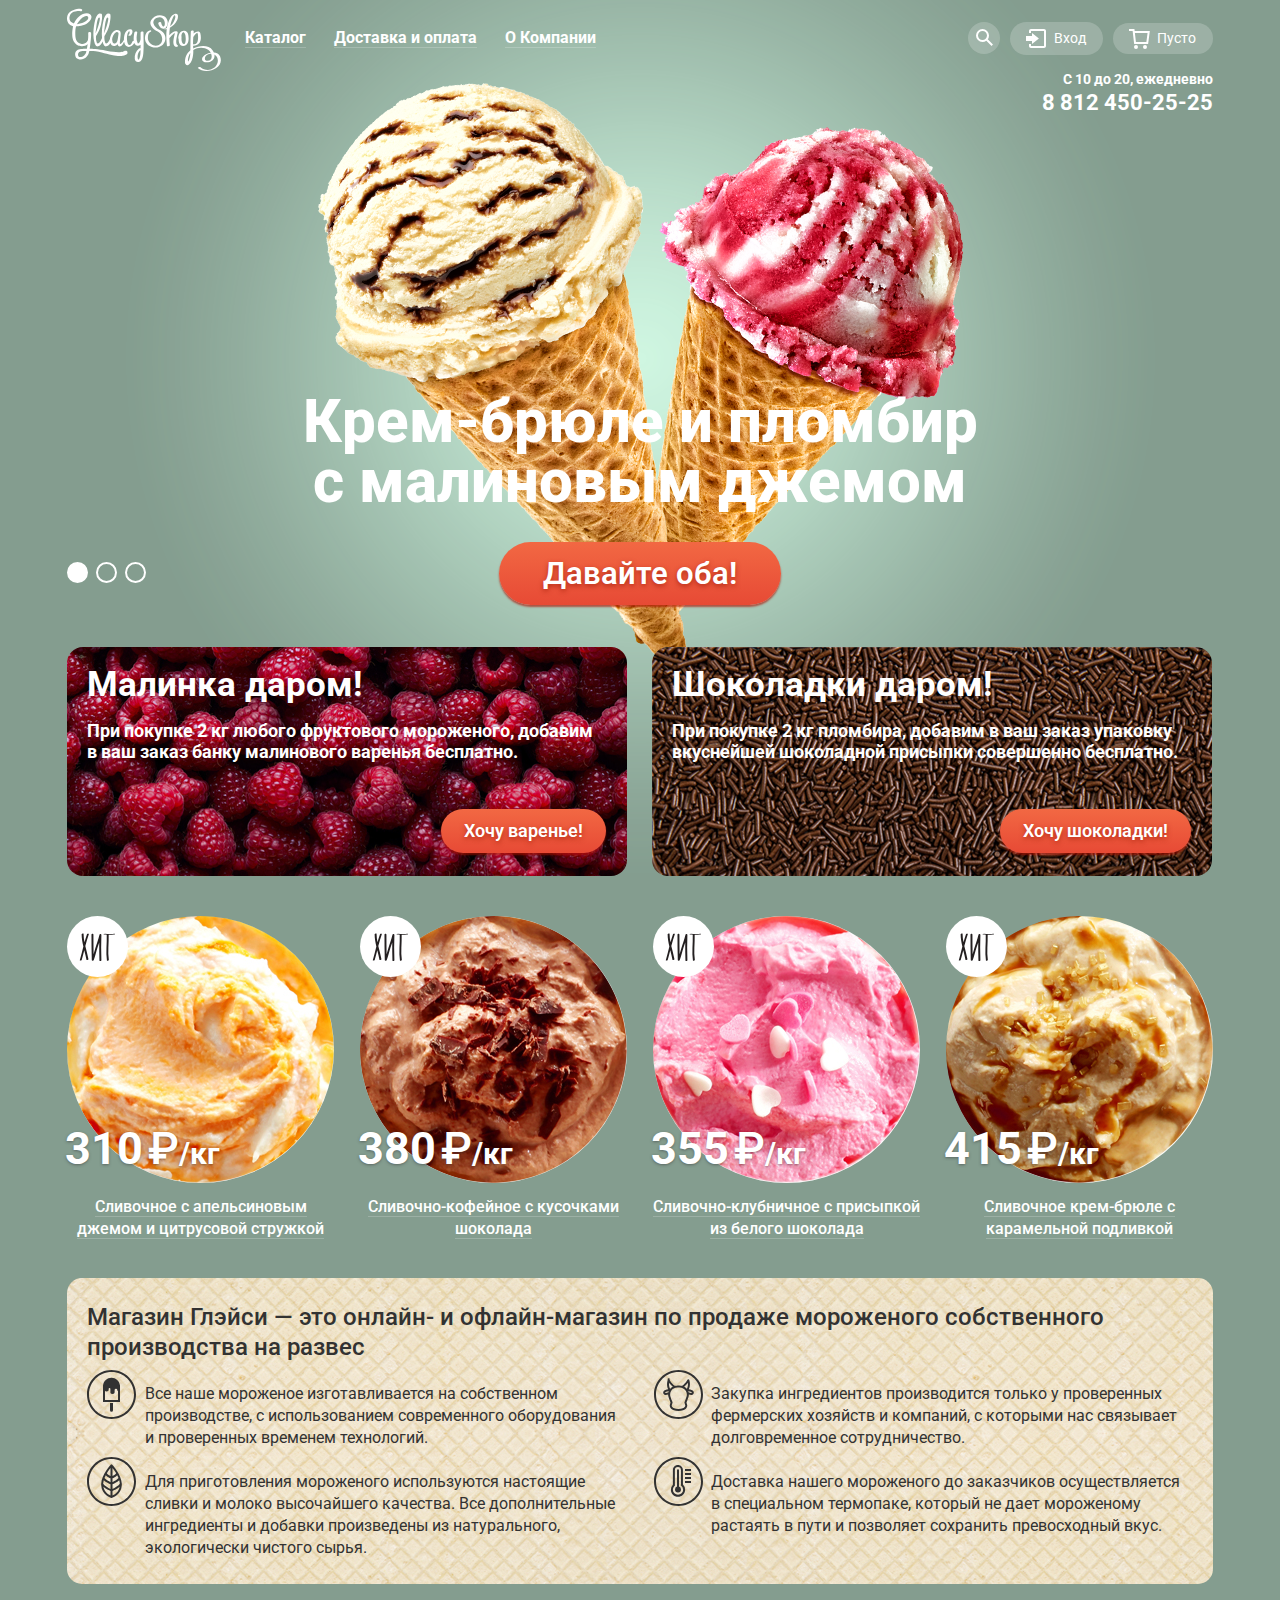
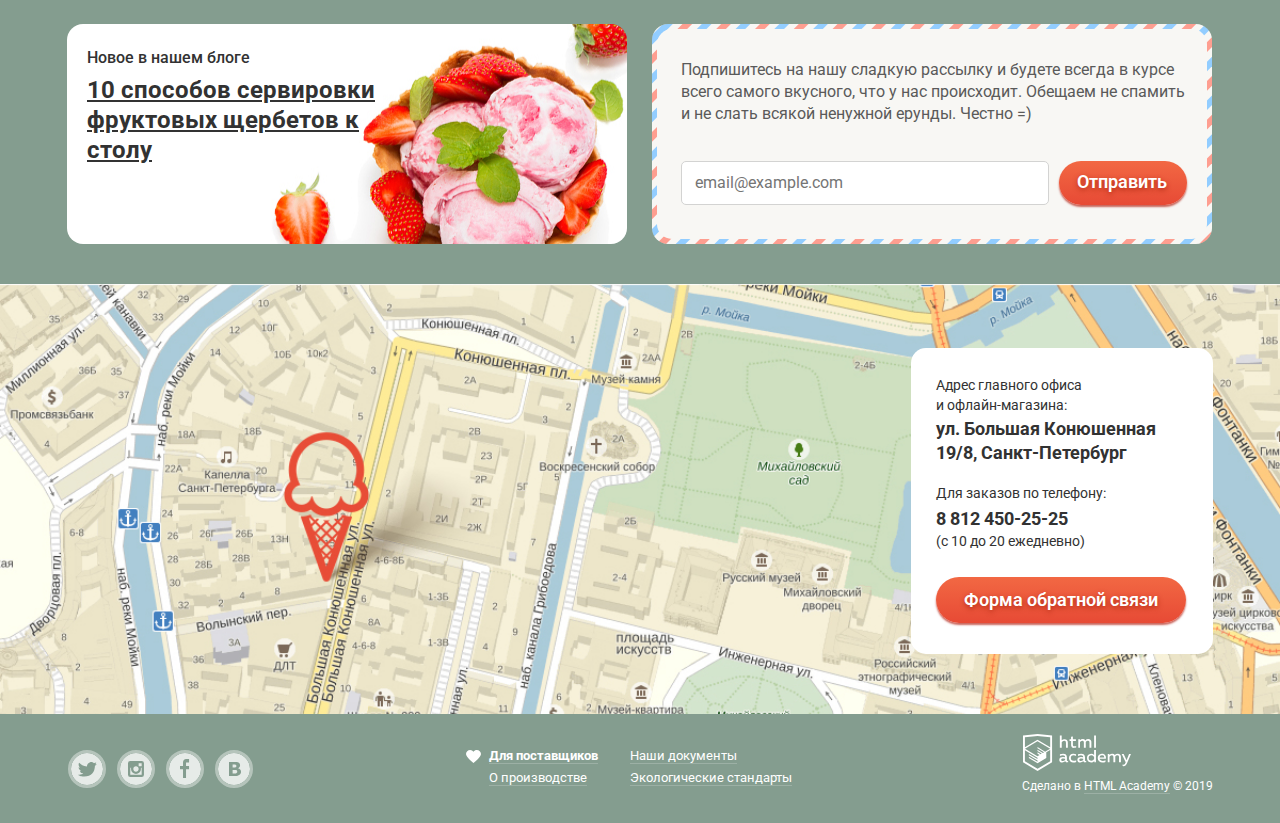
<file: index.html>
<!DOCTYPE html>
<html lang="ru">

<head>
    <meta charset="utf-8">
    <title>Магазин мороженого «Глейси»</title>
    <link href="https://fonts.googleapis.com/css?family=Roboto:400,500,700&display=swap&subset=cyrillic-ext" rel="stylesheet">
    <link href="css/normalize-min.css" rel="stylesheet">
    <link href="css/style-min.css" rel="stylesheet">
</head>

<body>
    <input class="visually-hidden" type="radio" id="product-1" name="toggle" checked>
    <input class="visually-hidden" type="radio" id="product-2" name="toggle">
    <input class="visually-hidden" type="radio" id="product-3" name="toggle">

    <div class="site-wrapper">
        <div class="container">
            <header class="main-header">
                <nav class="main-navigation">
                    <div class="logo" aria-label="логотип Gllacy Shop">
                        <svg xmlns="http://www.w3.org/2000/svg" width="154" height="64" viewBox="0 0 154 64">
                            <g fill="#FFF">
                                <path d="M59.292 42.755c-.833-.25-2.153.373-2.153.373s-3.027 2.513-17.84-.378c-10.908-2.129-16.583-1.917-16.583-1.917s1.833-12.5 1.333-16c0 0 0-.917-1.083-.917s-1.75.417-1.75 1 .167 4.417-.25 7.083c0 0-1.417 4.251-6.167 3.917s-5.75-3.75-6.167-6.083-.666-8.833.584-11.5c0 0 7.167.25 11.667-3.583s4.25-7.167 2.083-8.583S15.883 5 12.049 8.5s-5.083 7-5.083 7-5.625-1.208-4.333-7.083C3.982 2.277 12.393 3 12.393 3c1.75.333 1.823.5 2.406-.083s1-2.083-1.75-2.167S2.049 2.021.466 7.5c-1.685 5.828 1.435 9.997 5.622 10.643 0 0-2.288 10.107.545 15.107s6.94 4.917 8.595 4.917 4.572-.916 5.405-2.25c0 0-.393 3.581-.724 4.88 0 0-6.935-.095-9.109 1.036-3.688 1.917-2.917 6.48-1.5 8.104 1.204 1.38 4.812 2.125 7.417.896 2.705-1.277 4.865-3.739 5.549-7.697 0 0 6.368-.469 12.534 1.364s14.756 3.556 17.34 3.556 8.046-.738 8.327-2.889c.186-1.438-.342-2.162-1.175-2.412zM15.862 9.328s3.281-2.5 4.844-.938c0 0 1.25 1.281.094 2.812-.656.869-2.396 3.589-10.656 4.938-.001.001 2.593-4.562 5.718-6.812zm.265 38.906s-4.531 2.469-5.047-.875c-.333-2.158.89-3.18 1.687-3.57s1.875-.879 6.579-.711c0 0 0 3.328-3.219 5.156z" />
                                <path d="M73.576 24.477l-.002 6.77c-.007.038-.019.075-.021.115-.035.931-.418 1.734-.861 2.537a5.56 5.56 0 0 1-1.18 1.463c-.533.469-.877-.564-1.078-.985-1.391-2.915-.726-6.812-.187-9.862.257-1.454-2.706-1.077-2.936.222-.334 1.888-.869 5.118-.547 7.906-.587.101-1.167.366-1.341.737-.511 1.088-2.009 4.704-3.833 3.258-1.319-1.046-1.461-3.743-1.6-5.268-.191-2.111.154-4.267.816-6.266-.058.173 1.14-2.823 1.67-1.703.326.69.032 2.641-.608 3.122-1.571 1.182.875 1.67 1.824.956 1.802-1.356 3.05-5.708-.074-6.232-3.464-.581-5.438 2.923-6.163 5.697-.335 1.279-.563 3.074-.504 4.886-.481.832-2.097 3.533-3.047 4.026-1.125.584-1.104-.229-1.062-.75s.542-5.146.813-8.271c.175-2.014-.062-2.771-.5-3.646s-3.994-2.825-7.146.833c-2.183 2.534-2.912 4.927-3.08 7.054-.213.425-.443.873-.71 1.362-1.5 2.75-3.384 3.909-4.062 2-.594-1.672-.906-3.703-.75-6.188.005-.088 3.5-5 5.062-11.75s1.25-10.062.438-10.625-4.25-1.938-6.312 6.25c-1.523 6.047-2.137 12.5-1.565 17.879a41.603 41.603 0 0 1-1.229 2.434c-1.5 2.75-3.384 3.909-4.062 2-.594-1.672-.906-3.703-.75-6.188.005-.088 3.5-5 5.062-11.75s1.25-10.062.438-10.625-4.25-1.938-6.312 6.25-2.465 17.126-.5 23.125c0 0 1.081 3.375 3.103 3.125 1.671-.207 3.656-1.846 4.829-4.906.144.615.301 1.215.487 1.781 0 0 1.081 3.375 3.103 3.125 1.376-.17 2.964-1.32 4.14-3.423.711 1.839 2.239 3.34 4.213 2.985 2.667-.479 3.218-1.932 3.218-1.932s-.051 2.383 1.657 2.383c1.525 0 2.729-.889 3.938-3.159.409-.77.642-1.218.773-1.481.356 2.144 1.241 4.055 3.018 4.83 2.976 1.298 5.62-1.172 7.167-3.608.473 1.199 1.24 2.156 2.461 2.616 1.338.505 2.659.013 3.772-.928-.005 1.173-.016 2.346-.026 3.519-.584.001-1.239.143-1.547.415-3.203 2.825-4.598 6.241-4.195 10.521.233 2.48 2.576 3.597 4.725 2.662 3.101-1.35 3.57-6.021 3.83-8.836.625-6.829.139-13.939.139-20.791 0-1.293-2.906-.702-2.906.329zM30.252 13.281c.688-2.656 1.329-3.719 1.954-3.719s.938.719.469 3-1.987 8.626-4.094 12.75c0 0 .983-9.374 1.671-12.031zm8.418 0c.688-2.656 1.329-3.719 1.954-3.719s.938.719.469 3-1.987 8.626-4.094 12.75c0 0 .984-9.374 1.671-12.031zm12.859 12.427c-.074.58-.459 4.292-.959 6.292s-.953 2.78-2.583 3.438c-1.704.688-2.438-1.418-2.438-1.418-1.146-3.208.396-6.042 1.667-7.919s2.573-2.096 3.312-1.955a1.36 1.36 0 0 1 1.001 1.562zm21.972 18.056c-.038 2.683-.381 5.377-1.579 7.81-.701.146-1.029-.117-1.239-1.237a10.734 10.734 0 0 1 .049-3.251c.24-2.021 1.382-3.736 2.783-5.153-.007.61-.005 1.22-.014 1.831zM92.301 21.649c-2.541-1.229-4.811-3.29-5.715-6-1.279-3.827 2.928-6.647 6.275-6.474 3.488.181 5.137 3.625 4.967 6.709-.061 1.095-.748 3.557-2.096 2.277-.951-.906-1.369-2.375-1.566-3.632-.191-1.21-3.1-.495-2.898.776.578 3.657 4.527 7.689 7.898 3.863 3.014-3.418 1.656-9.462-2.574-11.233-4.523-1.893-10.135.077-12.529 4.327-2.732 4.85 2.748 9.598 6.629 11.321 6.225 3.338 6.455 14.054-1.818 14.126-3.43.03-6.619-2.438-7.693-5.609-.572-1.688-.279-7.553 2.014-8.003 1.807-.354 1.311-2.04-.453-1.693-3.713.727-5.08 5.515-4.721 8.858.576 5.341 5.578 8.339 10.631 8.295 4.682-.041 8.654-2.929 9.625-7.549.938-4.482-1.912-8.768-5.976-10.359z" />
                                <path d="M110.881 37.532c-2.855-1.552-1.223-7.563-.791-9.875.279-1.492 1.555-3.794-.494-4.296-2.385-.584-5.223 1.687-7.277 3.858.012-2.506.17-4.999.553-7.478 3.088-1.576 5.4-3.821 7.182-7.395 1.295-2.604 1.941-7.971-2.461-6.422-3.986 1.403-5.377 6.017-6.619 9.688a29.258 29.258 0 0 0-1.094 4.378c-.398.16-.803.312-1.219.44-1.658.512-1.441 1.407.238.89.275-.085.543-.173.809-.263-.793 5.612-.256 11.49.248 17.02.049.54 2.969-.001 2.898-.777-.227-2.468-.414-4.922-.496-7.364.283-.104.52-.236.633-.387.889-1.175 1.982-2.203 3.08-3.177.299-.261.605-.513.92-.755l.459-.339c.674-.53.799-.543.381-.04-.061.916-.459 1.93-.625 2.832-.549 2.992-2.127 8.889 1.346 10.775.745.403 3.43-.715 2.329-1.313zm-6.486-24.101c.305-.897.715-1.77 1.094-2.636.473-1.082 1.73-4.768 2.645-3.004.729 1.404-.426 3.717-.938 5.067-.83 2.185-2.254 3.95-4.047 5.297.31-1.58.714-3.155 1.246-4.724z" />
                                <path d="M121.635 30.527c.006-3.288-.375-7.506-4.303-7.863-4.309-.392-6.006 4.123-6.064 7.49-.004.274.135.456.35.569-.004 3.15.76 7.26 4.508 7.197 4.181-.068 5.505-3.714 5.509-7.393zm-4.998 5.475c-2.441-.971-2.219-5.203-2.053-7.24a.542.542 0 0 0-.246-.525c.301-2.017 1.082-5.03 2.863-3.506 1.416 1.211 1.445 4.148 1.521 5.835.053 1.144-.105 6.224-2.085 5.436zM153.135 48.58c-1.127-2.886-3.588-3.994-6.293-4.128a12.032 12.032 0 0 0-1.133-2.076c-3.91-5.788-13.189-5.019-19.475-1.948-.041-.913-.09-1.824-.129-2.73 2.533.127 5-.852 6.502-2.997 1.676-2.395 1.434-6.632.777-9.314-.619-2.525-3.088-2.072-4.93-1.234-.656.298-1.279.744-1.865 1.261.055-.672.111-1.345.16-2.014.111-1.542-2.842-1.153-2.941.203-.453 6.196-.297 12.366-.441 18.54-4.271 3.862-5.348 7.501-5.391 12.06-.02 2.271 1.934 3.961 3.982 2.386 2.895-2.224 3.771-6.629 4.172-9.984.178-1.491.197-3.009.16-4.528 4.49-2.941 10.635-3.149 15.205-.1.938.626 1.711 1.594 2.262 2.696-1.688.3-3.311.855-4.613 1.482-1.713.825-4.256 2.765-4.131 4.936.098 1.69 1.029 2.638 2.283 2.979.078.033.17.063.299.084 6.135.995 10.703-2.626 9.828-7.737 2.984 1.625 4.107 5.405 3.043 8.66-2.387 7.304-11.584 8.932-16.949 4.054-.574-.523-3.184.577-2.729.992 7.786 7.076 27.058.53 22.347-11.543zm-29.944-1.775c-.102 1.738-.459 3.549-1.145 5.143a22.06 22.06 0 0 1-.801 1.598s-.26.064-.316-.717c.025-2.858.809-5.577 2.346-7.892-.025.623-.048 1.245-.084 1.868zm3.129-17.858a.768.768 0 0 0 .146-.172c.516-.917 1.207-1.728 1.908-2.507.527-.586 1.119-1.138 1.803-1.539.324.162.654.991.777 2.131.303 2.772.439 10.096-3.945 9.407-.209-.033-.57.043-.947.171v-.039c-.06-2.478.075-4.967.258-7.452zm13.08 23.744c-.016-.003-.037-.001-.055-.003-1.689-.398-1.502-1.99-1.289-3.086.492-2.524 3.576-3.883 6.117-3.959 1.284 3.567.296 7.87-4.773 7.048z" />
                            </g>
                        </svg>
                    </div>

                    <ul class="site-navigation">
                        <li class="site-navigation-item"><a class="site-navigation-link" href="catalog.html">Каталог</a>
                            <div class="sub-menu-background">
                                <ul class="sub-menu">
                                    <li><span>Новинки</span></li>
                                    <li><a href="catalog.html">Сливочное</a></li>
                                    <li><a href="#">Щербеты</a></li>
                                    <li><a href="#">Фруктовый лед</a></li>
                                    <li><a href="#">Мелорин</a></li>
                                </ul>
                            </div>
                        </li>
                        <li class="site-navigation-item"><a class="site-navigation-link" href="#">Доставка и оплата</a></li>
                        <li class="site-navigation-item"><a class="site-navigation-link" href="#">О Компании</a></li>
                    </ul>

                    <ul class="user-navigation">
                        <li class="icon-search" tabindex="0">
                            <div class="site-search-background">
                                <span class="visually-hidden" aria-label="Поиск по сайту">Поиск</span>
                                <div class="site-search">
                                    <form action="https://echo.htmlacademy.ru" method="get">
                                        <input type="search" placeholder="Крем-брюле">
                                    </form>
                                </div>
                            </div>
                        </li>

                        <li class="login-icon" tabindex="0"><span>Вход</span>
                            <div class="site-login-background">
                                <div class="site-login">
                                    <h2 class="visually-hidden">Личный кабинет</h2>
                                    <form class="login-form" action="https://echo.htmlacademy.ru" method="post">
                                        <p>
                                            <label class="visually-hidden" for="user-login">Логин</label>
                                            <input id="user-login" type="text" name="login" placeholder="email@example.com">
                                        </p>
                                        <p>
                                            <label class="visually-hidden" for="user-password">Пароль</label>
                                            <input id="user-password" type="password" name="password" placeholder="••••••••">
                                        </p>
                                        <div class="login-btn-block">
                                            <button class="button" type="submit">Войти</button>
                                            <p class="login-help">
                                                <a class="restore" href="#">Забыли пароль?</a>
                                                <a class="registration" href="#">Новая регистрация</a>
                                            </p>
                                        </div>
                                    </form>
                                </div>
                            </div>
                        </li>

                        <li class="icon-cart" aria-label="Корзина" tabindex="0"><span>Пусто</span></li>
                        <li class="phone">
                            <p>C 10 до 20, ежедневно</p>
                            <a class="phone-number" href="tel:+78124502525" aria-label="Номер телефона 8-812-450-25-25">8 812 450-25-25</a>
                        </li>
                    </ul>
                </nav>

            </header>

            <h1 class="visually-hidden">Магазин мороженого</h1>
            <section class="slider">
                <div class="slider-controls">
                    <label for="product-1" tabindex="0">Первый</label>
                    <label for="product-2" tabindex="0">Второй</label>
                    <label for="product-3" tabindex="0">Третий</label>
                </div>
                <ul class="slide-list">
                    <li class="slider-item slide" id="slide1">
                        <h3 class="slide-title">Крем-брюле и пломбир с малиновым джемом</h3>
                        <a class="button" href="#">Давайте оба!</a>
                    </li>
                    <li class="slider-item slide" id="slide2">
                        <h3 class="slide-title">Шоколадный пломбир и лимонный сорбет</h3>
                        <a class="button" href="#">Давайте оба!</a>
                    </li>
                    <li class="slider-item slide" id="slide3">
                        <h3 class="slide-title">Пломбир с помадкой и клубничный щербет</h3>
                        <a class="button" href="#">Давайте оба!</a>
                    </li>
                </ul>
            </section>

            <div class="index-columns">
                <div class="column-raspberries">
                    <h3 class="column-header">Малинка даром!</h3>
                    <p>При покупке 2 кг любого фруктового мороженого, добавим в&nbsp;ваш заказ банку малинового варенья бесплатно.
                    </p>
                    <a class="button" href="#">Хочу варенье!</a>
                </div>
                <div class="column-chocolate">
                    <h3 class="column-header">Шоколадки даром!</h3>
                    <p>При покупке 2 кг пломбира, добавим в ваш заказ упаковку вкуснейшей шоколадной присыпки совершенно бесплатно.
                    </p>
                    <a class="button" href="#">Хочу шоколадки!</a>
                </div>
            </div>

            <section class="catalog">
                <ul class="catalog-list">
                    <li class="catalog-item hit">
                        <div class="catalog-image-container">
                            <img src="img/item-1.jpg" width="267" height="267" alt="Сливочное с апельсиновым джемом и цитрусовой стружкой">
                            <p class="catalog-item-price"><span>310<span class="rub">&#8381;</span></span>/кг</p>
                        </div>
                        <a class="catalog-item-title" href="catalog-item.html"><span>Сливочное с апельсиновым джемом и цитрусовой стружкой</span></a>
                        <div class="catalog-button-background">
                            <a href="catalog-item.html" class="button">Быстрый просмотр</a>
                        </div>
                    </li>

                    <li class="catalog-item hit">
                        <div class="catalog-image-container">
                            <img src="img/item-2.jpg" width="267" height="267" alt="Сливочно-кофейное с кусочками шоколада">
                            <p class="catalog-item-price"><span>380<span class="rub">&#8381;</span></span>/кг</p>
                        </div>
                        <a class="catalog-item-title" href="catalog-item.html"><span>Сливочно-кофейное с кусочками шоколада</span></a>
                        <div class="catalog-button-background">
                            <a href="catalog-item.html" class="button">Быстрый просмотр</a>
                        </div>
                    </li>

                    <li class="catalog-item hit">
                        <div class="catalog-image-container">
                            <img src="img/item-3.jpg" width="267" height="267" alt="Сливочно-клубничное с присыпкой из белого шоколада">
                            <p class="catalog-item-price"><span>355<span class="rub">&#8381;</span></span>/кг</p>
                        </div>
                        <a class="catalog-item-title" href="catalog-item.html"><span>Сливочно-клубничное с присыпкой из белого шоколада</span></a>
                        <div class="catalog-button-background">
                            <a href="catalog-item.html" class="button">Быстрый просмотр</a>
                        </div>
                    </li>

                    <li class="catalog-item hit">
                        <div class="catalog-image-container">
                            <img src="img/item-4.jpg" width="267" height="267" alt="Сливочное крем-брюле с карамельной подливкой">
                            <p class="catalog-item-price"><span>415<span class="rub">&#8381;</span></span>/кг</p>
                        </div>
                        <a class="catalog-item-title" href="catalog-item.html"><span>Сливочное крем-брюле с карамельной подливкой</span></a>
                        <div class="catalog-button-background">
                            <a href="catalog-item.html" class="button">Быстрый просмотр</a>
                        </div>
                    </li>
                </ul>
            </section>

            <section class="features">
                <h3>Магазин Глэйси — это онлайн- и офлайн-магазин по продаже мороженого собственного производства на развес</h3>

                <ul class="features-list">
                    <li class="features-element">
                        <p class="feature-icon-icecream">Все наше мороженое изготавливается на собственном производстве, с использованием современного оборудования и проверенных временем технологий.</p>
                    </li>
                    <li class="features-element">
                        <p class="feature-icon-cow">Закупка ингредиентов производится только у проверенных фермерских хозяйств и компаний, с которыми нас связывает долговременное сотрудничество.</p>
                    </li>
                    <li class="features-element">
                        <p class="feature-icon-leaf">Для приготовления мороженого используются настоящие сливки и молоко высочайшего качества. Все дополнительные ингредиенты и добавки произведены из натурального, экологически чистого сырья.</p>
                    </li>
                    <li class="features-element">
                        <p class="feature-icon-termo">Доставка нашего мороженого до заказчиков осуществляется в специальном термопаке, который не дает мороженому растаять в пути и позволяет сохранить превосходный вкус.</p>
                    </li>
                </ul>
            </section>

            <div class="index-columns">
                <article class="blog-news">
                    <h3>Новое в нашем блоге</h3>
                    <a href="#"><span>10&nbsp;способов&nbsp;сервировки фруктовых щербетов к столу</span></a>
                </article>

                <section class="newsletter">
                    <div class="newsletter-background">
                        <p>Подпишитесь на нашу сладкую рассылку и будете всегда в курсе всего самого вкусного, что у нас происходит. Обещаем&nbsp;не&nbsp;спамить и&nbsp;не слать всякой ненужной ерунды. Честно =)</p>
                        <form action="https://echo.htmlacademy.ru/courses" method="post">
                            <label class="email visually-hidden" for="email"></label>
                            <input type="email" id="email" name="email" placeholder="email@example.com" value="" />
                            <button class="button" type="submit" value="Отправить">Отправить</button>
                        </form>
                    </div>
                </section>
            </div>
        </div>

        <div class="map">
            <iframe src="https://www.google.com/maps/embed?pb=!1m18!1m12!1m3!1d1998.6271085649978!2d30.32384133311327!3d59.93832952619694!2m3!1f0!2f0!3f0!3m2!1i1024!2i768!4f13.1!3m3!1m2!1s0x4696310fca145cc1%3A0x42b32648d8238007!2z0JHQvtC70YzRiNCw0Y8g0JrQvtC90Y7RiNC10L3QvdCw0Y8g0YPQuy4sIDE5LzgsINCh0LDQvdC60YIt0J_QtdGC0LXRgNCx0YPRgNCzLCAxOTExODY!5e0!3m2!1sru!2sru!4v1582810700700!5m2!1sru!2sru" style="border:0;" allowfullscreen=""></iframe>

            <div class="feedback-container">
                <div class="feedback">
                    <p>Адрес главного офиса и&nbsp;офлайн-магазина:</p>
                    <span class="feedback-address">ул. Большая Конюшенная 19/8, Санкт-Петербург</span>
                    <p>Для заказов по телефону:</p>
                    <a class="feedback-phone" href="tel:+78124502525" aria-label="Номер телефона 8-812-450-25-25">8 812 450-25-25</a>
                    <p>(с 10 до 20 ежедневно)</p>
                    <a class="button feedback-button" href="">Форма обратной связи</a>
                </div>
            </div>
        </div>

        <footer class="main-footer">
            <ul class="socials" aria-label="Социальные сети">
                <li><a class="social-button social-tw" href="#"><span class="visually-hidden">Твиттер</span></a></li>
                <li><a class="social-button social-inst" href="#"><span class="visually-hidden">Инстаграм</span></a></li>
                <li><a class="social-button social-fb" href="#"><span class="visually-hidden">Фейсбук</span></a></li>
                <li><a class="social-button social-vk" href="#"><span class="visually-hidden">Вконтакте</span></a></li>
            </ul>

            <ul class="information">
                <li class="icon-heart"><a href="#">Для поставщиков</a></li>
                <li><a href="#">Наши документы</a></li>
                <li><a href="#">О производстве</a></li>
                <li><a href="#">Экологические стандарты</a></li>
            </ul>

            <div class="copyright">
                <a class="copyright-logo" href="https://htmlacademy.ru/intensive/htmlcss">
                    <svg id="Layer_1" data-name="Layer 1" xmlns="http://www.w3.org/2000/svg" width="108" height="39" viewBox="0 0 108.08 36.85">
                        <path fill="#ffffff" d="M44.61,26.88a2,2,0,0,0,.55-0.1v1.33a3.25,3.25,0,0,1-1.18.21,1.67,1.67,0,0,1-1.67-1,4.84,4.84,0,0,1-3.14,1.08c-1.51,0-2.91-.83-2.91-2.55,0-2.13,2-2.79,3.71-2.79a11.08,11.08,0,0,1,2.17.25v-0.3c0-1-.76-1.77-2.19-1.77a7.42,7.42,0,0,0-3,.64v-1.7a10.21,10.21,0,0,1,3.19-.55c2.36,0,3.81,1.12,3.81,3.65v3a0.54,0.54,0,0,0,.49.59h0.17Zm-6.44-1.13A1.35,1.35,0,0,0,39.63,27h0.11a3.39,3.39,0,0,0,2.41-1V24.58a9.72,9.72,0,0,0-1.81-.21c-1,0-2.16.33-2.16,1.38h0Zm12.36-6.11a5,5,0,0,1,2.57.64V22a4.08,4.08,0,0,0-2.3-.7,2.75,2.75,0,1,0,0,5.49,5,5,0,0,0,2.43-.64v1.71a6.27,6.27,0,0,1-2.76.57A4.21,4.21,0,0,1,46,24.51q0-.21,0-0.41a4.32,4.32,0,0,1,4.18-4.46h0.38Zm12.17,7.24a2,2,0,0,0,.55-0.1v1.33a3.25,3.25,0,0,1-1.18.21,1.67,1.67,0,0,1-1.67-1,4.84,4.84,0,0,1-3.14,1.08c-1.51,0-2.91-.83-2.91-2.55,0-2.13,2-2.79,3.71-2.79a11.08,11.08,0,0,1,2.17.25v-0.3c0-1-.76-1.77-2.19-1.77a7.42,7.42,0,0,0-3,.64v-1.7a10.21,10.21,0,0,1,3.19-.55c2.36,0,3.81,1.12,3.81,3.65v3a0.54,0.54,0,0,0,.49.59h0.17Zm-6.44-1.13A1.35,1.35,0,0,0,57.73,27h0.11a3.39,3.39,0,0,0,2.41-1V24.58a9.72,9.72,0,0,0-1.81-.21c-1.06,0-2.16.33-2.16,1.38h0ZM73,16V28.2H71.35V26.88a3.88,3.88,0,0,1-3.19,1.54,4.4,4.4,0,0,1,0-8.78,3.81,3.81,0,0,1,3,1.3V16H73Zm-4.53,5.22a2.76,2.76,0,1,0,0,5.52A2.86,2.86,0,0,0,71.15,25V23A2.91,2.91,0,0,0,68.49,21.27ZM79,19.64c3.31,0,4.46,2.68,3.92,5.09H76.7c0.21,1.5,1.67,2.11,3.19,2.11a6.11,6.11,0,0,0,2.64-.59v1.6a7.14,7.14,0,0,1-3,.57C77,28.42,74.78,27,74.78,24a4.18,4.18,0,0,1,4-4.39H79Zm0.09,1.54a2.28,2.28,0,0,0-2.44,2.1v0.06H81.3A2,2,0,0,0,79.13,21.18Zm5.73,7V19.87h1.65v1a3.81,3.81,0,0,1,2.78-1.27A2.86,2.86,0,0,1,91.89,21a4.12,4.12,0,0,1,2.91-1.33A3.06,3.06,0,0,1,98,23V28.2h-1.9V23.05a1.59,1.59,0,0,0-1.42-1.75H94.42a2.8,2.8,0,0,0-2.07,1.12V28.2h-1.9V23.05A1.59,1.59,0,0,0,89,21.31H88.8a3,3,0,0,0-2.21,1.29v5.63H84.86Zm21.31-8.33h1.9l-3.91,9.46c-0.9,2.17-2.09,2.86-3.35,2.86a4.76,4.76,0,0,1-1.1-.14V30.46a2.86,2.86,0,0,0,.85.12c0.9,0,1.58-.64,2.07-1.9l0.17-.42-4-8.4h2l2.86,6.29ZM38.73,1.46V6.22a3.81,3.81,0,0,1,2.7-1.14,3.25,3.25,0,0,1,3.44,3.4v5.15H43V8.72a1.81,1.81,0,0,0-1.61-2h-0.3a2.93,2.93,0,0,0-2.32,1.39v5.52h-1.9V1.46h1.9ZM49.94,2.31v3h3V6.91h-3v3.81c0,1.1.5,1.46,1.58,1.46a4.49,4.49,0,0,0,1.69-.33v1.6A6.8,6.8,0,0,1,51,13.8a2.55,2.55,0,0,1-2.86-2.74V6.89H46.58V5.26h1.5V2.74Zm5.4,11.31V5.28H57v1A3.81,3.81,0,0,1,59.77,5a2.86,2.86,0,0,1,2.6,1.33A4.12,4.12,0,0,1,65.28,5,3.06,3.06,0,0,1,68.44,8.4v5.21h-1.9V8.46a1.59,1.59,0,0,0-1.42-1.75H64.89a2.8,2.8,0,0,0-2.07,1.12v5.78h-1.9V8.46A1.59,1.59,0,0,0,59.5,6.71H59.27A3,3,0,0,0,57.06,8v5.63H55.34ZM71.17,1.45H73V13.6H71.17V1.45ZM14.71,0H14.55L0,1.54V28.21l14.55,8.66,14.55-8.66V1.54Zm12.5,27.1L14.55,34.64,1.9,27.12V16.18l12.59,7.5V25L5.86,19.9v1.31l8.68,5.21v1.39L5.87,22.65V24l8.68,5.21,8.75-5.24V18.31L27.2,16V27.12Zm0-12.53-3.48,2-1.6,1L14.51,13v1.31L21,18.23H21l-0.14.09-1,.54-5.37-3.2V17l4.24,2.52-1,.67-3.2-1.9v1.31l2.1,1.24L14.5,22.1,2,14.65,14.51,7.11Zm0-1.32L14.49,5.76,1.91,13.25v-10L14.56,1.92,27.21,3.25v10h0Z" transform="translate(0 -0.02)" />
                    </svg>
                </a>
                <p>Сделано в <a class="copyright-link" href="https://htmlacademy.ru/intensive/htmlcss">HTML Academy</a> © 2019</p>
            </div>
        </footer>

        <div class="modal-overlay">
            <section class="modal modal-feedback">
                <p class="modal-description">Мы обязательно вам ответим!</p>
                <form class="feedback-form" action="https://echo.htmlacademy.ru" method="post">
                    <p>
                        <label class="visually-hidden" for="user-name">Имя</label>
                        <input class="feedback-user-name" id="user-name" type="text" name="name" placeholder="Имя Фамилия">
                    </p>
                    <p>
                        <label class="visually-hidden" for="user-name">Электронная почта</label>
                        <input class="feedback-user-email" id="user-email" type="email" name="email" placeholder="email@example.com">
                    </p>
                    <p>
                        <label class="visually-hidden" for="feedback-text">Поле для текста</label>
                        <textarea class="feedback-user-text" name="feedback-text" id="feedback-text" placeholder="В свободной форме"></textarea>
                    </p>

                    <button class="button" type="submit">Отправить</button>
                </form>
                <button class="modal-close" type="button">
                    <span class="visually-hidden">Закрыть</span>
                </button>
            </section>
        </div>

    </div>
    <script src="js/form-min.js"></script>
</body>
</html>
</file>
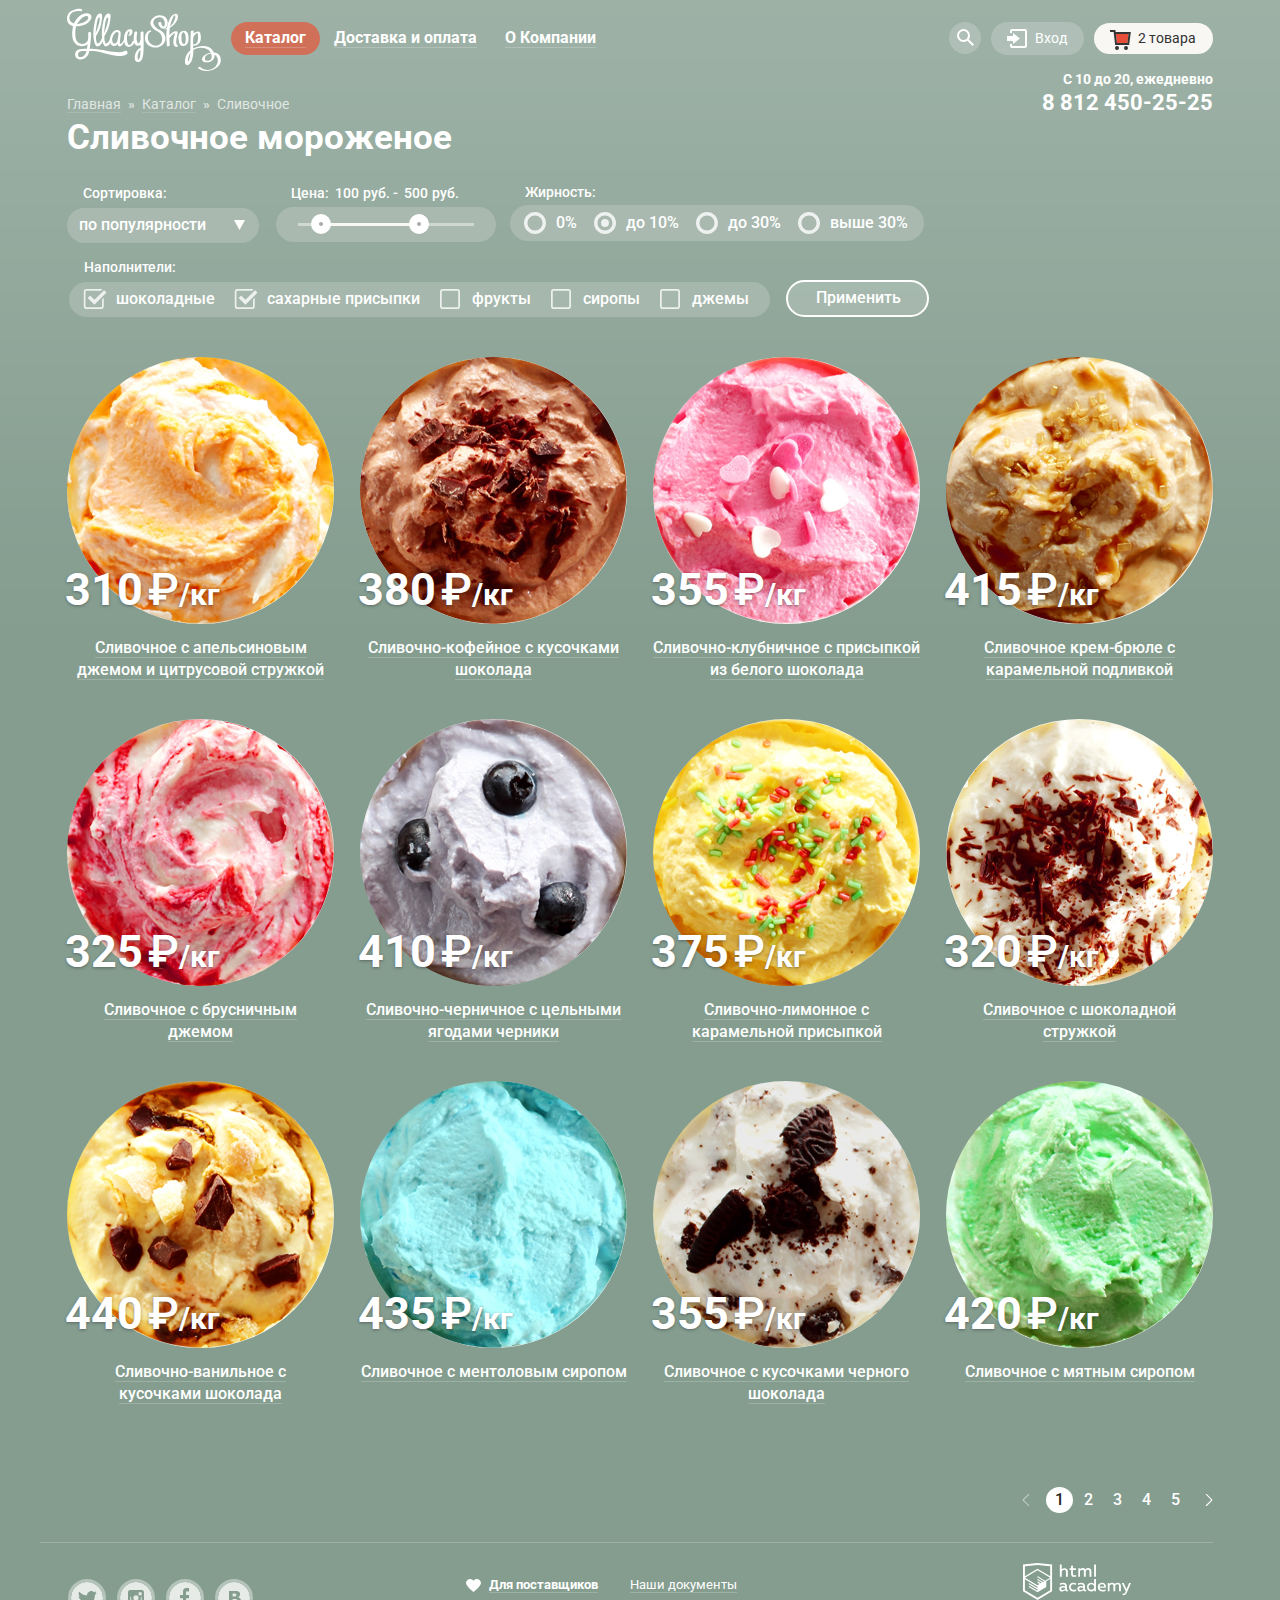
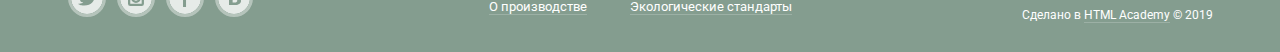
<file: catalog.html>
<!DOCTYPE html>
<html lang="ru">

<head>
    <meta charset="utf-8">
    <title>Магазин мороженого «Глейси»</title>
    <link href="https://fonts.googleapis.com/css?family=Roboto:400,500,700&display=swap&subset=cyrillic-ext" rel="stylesheet">
    <link href="css/normalize-min.css" rel="stylesheet">
    <link href="css/style-min.css" rel="stylesheet">
</head>

<body>
    <div class="inner-page container-illumination">
        <div class="container">
            <header class="main-header">
                <nav class="main-navigation">
                    <div class="logo">
                        <a href="index.html">
                            <svg xmlns="http://www.w3.org/2000/svg" width="154" height="64" viewBox="0 0 154 64">
                                <g fill="#FFF">
                                    <path d="M59.292 42.755c-.833-.25-2.153.373-2.153.373s-3.027 2.513-17.84-.378c-10.908-2.129-16.583-1.917-16.583-1.917s1.833-12.5 1.333-16c0 0 0-.917-1.083-.917s-1.75.417-1.75 1 .167 4.417-.25 7.083c0 0-1.417 4.251-6.167 3.917s-5.75-3.75-6.167-6.083-.666-8.833.584-11.5c0 0 7.167.25 11.667-3.583s4.25-7.167 2.083-8.583S15.883 5 12.049 8.5s-5.083 7-5.083 7-5.625-1.208-4.333-7.083C3.982 2.277 12.393 3 12.393 3c1.75.333 1.823.5 2.406-.083s1-2.083-1.75-2.167S2.049 2.021.466 7.5c-1.685 5.828 1.435 9.997 5.622 10.643 0 0-2.288 10.107.545 15.107s6.94 4.917 8.595 4.917 4.572-.916 5.405-2.25c0 0-.393 3.581-.724 4.88 0 0-6.935-.095-9.109 1.036-3.688 1.917-2.917 6.48-1.5 8.104 1.204 1.38 4.812 2.125 7.417.896 2.705-1.277 4.865-3.739 5.549-7.697 0 0 6.368-.469 12.534 1.364s14.756 3.556 17.34 3.556 8.046-.738 8.327-2.889c.186-1.438-.342-2.162-1.175-2.412zM15.862 9.328s3.281-2.5 4.844-.938c0 0 1.25 1.281.094 2.812-.656.869-2.396 3.589-10.656 4.938-.001.001 2.593-4.562 5.718-6.812zm.265 38.906s-4.531 2.469-5.047-.875c-.333-2.158.89-3.18 1.687-3.57s1.875-.879 6.579-.711c0 0 0 3.328-3.219 5.156z" />
                                    <path d="M73.576 24.477l-.002 6.77c-.007.038-.019.075-.021.115-.035.931-.418 1.734-.861 2.537a5.56 5.56 0 0 1-1.18 1.463c-.533.469-.877-.564-1.078-.985-1.391-2.915-.726-6.812-.187-9.862.257-1.454-2.706-1.077-2.936.222-.334 1.888-.869 5.118-.547 7.906-.587.101-1.167.366-1.341.737-.511 1.088-2.009 4.704-3.833 3.258-1.319-1.046-1.461-3.743-1.6-5.268-.191-2.111.154-4.267.816-6.266-.058.173 1.14-2.823 1.67-1.703.326.69.032 2.641-.608 3.122-1.571 1.182.875 1.67 1.824.956 1.802-1.356 3.05-5.708-.074-6.232-3.464-.581-5.438 2.923-6.163 5.697-.335 1.279-.563 3.074-.504 4.886-.481.832-2.097 3.533-3.047 4.026-1.125.584-1.104-.229-1.062-.75s.542-5.146.813-8.271c.175-2.014-.062-2.771-.5-3.646s-3.994-2.825-7.146.833c-2.183 2.534-2.912 4.927-3.08 7.054-.213.425-.443.873-.71 1.362-1.5 2.75-3.384 3.909-4.062 2-.594-1.672-.906-3.703-.75-6.188.005-.088 3.5-5 5.062-11.75s1.25-10.062.438-10.625-4.25-1.938-6.312 6.25c-1.523 6.047-2.137 12.5-1.565 17.879a41.603 41.603 0 0 1-1.229 2.434c-1.5 2.75-3.384 3.909-4.062 2-.594-1.672-.906-3.703-.75-6.188.005-.088 3.5-5 5.062-11.75s1.25-10.062.438-10.625-4.25-1.938-6.312 6.25-2.465 17.126-.5 23.125c0 0 1.081 3.375 3.103 3.125 1.671-.207 3.656-1.846 4.829-4.906.144.615.301 1.215.487 1.781 0 0 1.081 3.375 3.103 3.125 1.376-.17 2.964-1.32 4.14-3.423.711 1.839 2.239 3.34 4.213 2.985 2.667-.479 3.218-1.932 3.218-1.932s-.051 2.383 1.657 2.383c1.525 0 2.729-.889 3.938-3.159.409-.77.642-1.218.773-1.481.356 2.144 1.241 4.055 3.018 4.83 2.976 1.298 5.62-1.172 7.167-3.608.473 1.199 1.24 2.156 2.461 2.616 1.338.505 2.659.013 3.772-.928-.005 1.173-.016 2.346-.026 3.519-.584.001-1.239.143-1.547.415-3.203 2.825-4.598 6.241-4.195 10.521.233 2.48 2.576 3.597 4.725 2.662 3.101-1.35 3.57-6.021 3.83-8.836.625-6.829.139-13.939.139-20.791 0-1.293-2.906-.702-2.906.329zM30.252 13.281c.688-2.656 1.329-3.719 1.954-3.719s.938.719.469 3-1.987 8.626-4.094 12.75c0 0 .983-9.374 1.671-12.031zm8.418 0c.688-2.656 1.329-3.719 1.954-3.719s.938.719.469 3-1.987 8.626-4.094 12.75c0 0 .984-9.374 1.671-12.031zm12.859 12.427c-.074.58-.459 4.292-.959 6.292s-.953 2.78-2.583 3.438c-1.704.688-2.438-1.418-2.438-1.418-1.146-3.208.396-6.042 1.667-7.919s2.573-2.096 3.312-1.955a1.36 1.36 0 0 1 1.001 1.562zm21.972 18.056c-.038 2.683-.381 5.377-1.579 7.81-.701.146-1.029-.117-1.239-1.237a10.734 10.734 0 0 1 .049-3.251c.24-2.021 1.382-3.736 2.783-5.153-.007.61-.005 1.22-.014 1.831zM92.301 21.649c-2.541-1.229-4.811-3.29-5.715-6-1.279-3.827 2.928-6.647 6.275-6.474 3.488.181 5.137 3.625 4.967 6.709-.061 1.095-.748 3.557-2.096 2.277-.951-.906-1.369-2.375-1.566-3.632-.191-1.21-3.1-.495-2.898.776.578 3.657 4.527 7.689 7.898 3.863 3.014-3.418 1.656-9.462-2.574-11.233-4.523-1.893-10.135.077-12.529 4.327-2.732 4.85 2.748 9.598 6.629 11.321 6.225 3.338 6.455 14.054-1.818 14.126-3.43.03-6.619-2.438-7.693-5.609-.572-1.688-.279-7.553 2.014-8.003 1.807-.354 1.311-2.04-.453-1.693-3.713.727-5.08 5.515-4.721 8.858.576 5.341 5.578 8.339 10.631 8.295 4.682-.041 8.654-2.929 9.625-7.549.938-4.482-1.912-8.768-5.976-10.359z" />
                                    <path d="M110.881 37.532c-2.855-1.552-1.223-7.563-.791-9.875.279-1.492 1.555-3.794-.494-4.296-2.385-.584-5.223 1.687-7.277 3.858.012-2.506.17-4.999.553-7.478 3.088-1.576 5.4-3.821 7.182-7.395 1.295-2.604 1.941-7.971-2.461-6.422-3.986 1.403-5.377 6.017-6.619 9.688a29.258 29.258 0 0 0-1.094 4.378c-.398.16-.803.312-1.219.44-1.658.512-1.441 1.407.238.89.275-.085.543-.173.809-.263-.793 5.612-.256 11.49.248 17.02.049.54 2.969-.001 2.898-.777-.227-2.468-.414-4.922-.496-7.364.283-.104.52-.236.633-.387.889-1.175 1.982-2.203 3.08-3.177.299-.261.605-.513.92-.755l.459-.339c.674-.53.799-.543.381-.04-.061.916-.459 1.93-.625 2.832-.549 2.992-2.127 8.889 1.346 10.775.745.403 3.43-.715 2.329-1.313zm-6.486-24.101c.305-.897.715-1.77 1.094-2.636.473-1.082 1.73-4.768 2.645-3.004.729 1.404-.426 3.717-.938 5.067-.83 2.185-2.254 3.95-4.047 5.297.31-1.58.714-3.155 1.246-4.724z" />
                                    <path d="M121.635 30.527c.006-3.288-.375-7.506-4.303-7.863-4.309-.392-6.006 4.123-6.064 7.49-.004.274.135.456.35.569-.004 3.15.76 7.26 4.508 7.197 4.181-.068 5.505-3.714 5.509-7.393zm-4.998 5.475c-2.441-.971-2.219-5.203-2.053-7.24a.542.542 0 0 0-.246-.525c.301-2.017 1.082-5.03 2.863-3.506 1.416 1.211 1.445 4.148 1.521 5.835.053 1.144-.105 6.224-2.085 5.436zM153.135 48.58c-1.127-2.886-3.588-3.994-6.293-4.128a12.032 12.032 0 0 0-1.133-2.076c-3.91-5.788-13.189-5.019-19.475-1.948-.041-.913-.09-1.824-.129-2.73 2.533.127 5-.852 6.502-2.997 1.676-2.395 1.434-6.632.777-9.314-.619-2.525-3.088-2.072-4.93-1.234-.656.298-1.279.744-1.865 1.261.055-.672.111-1.345.16-2.014.111-1.542-2.842-1.153-2.941.203-.453 6.196-.297 12.366-.441 18.54-4.271 3.862-5.348 7.501-5.391 12.06-.02 2.271 1.934 3.961 3.982 2.386 2.895-2.224 3.771-6.629 4.172-9.984.178-1.491.197-3.009.16-4.528 4.49-2.941 10.635-3.149 15.205-.1.938.626 1.711 1.594 2.262 2.696-1.688.3-3.311.855-4.613 1.482-1.713.825-4.256 2.765-4.131 4.936.098 1.69 1.029 2.638 2.283 2.979.078.033.17.063.299.084 6.135.995 10.703-2.626 9.828-7.737 2.984 1.625 4.107 5.405 3.043 8.66-2.387 7.304-11.584 8.932-16.949 4.054-.574-.523-3.184.577-2.729.992 7.786 7.076 27.058.53 22.347-11.543zm-29.944-1.775c-.102 1.738-.459 3.549-1.145 5.143a22.06 22.06 0 0 1-.801 1.598s-.26.064-.316-.717c.025-2.858.809-5.577 2.346-7.892-.025.623-.048 1.245-.084 1.868zm3.129-17.858a.768.768 0 0 0 .146-.172c.516-.917 1.207-1.728 1.908-2.507.527-.586 1.119-1.138 1.803-1.539.324.162.654.991.777 2.131.303 2.772.439 10.096-3.945 9.407-.209-.033-.57.043-.947.171v-.039c-.06-2.478.075-4.967.258-7.452zm13.08 23.744c-.016-.003-.037-.001-.055-.003-1.689-.398-1.502-1.99-1.289-3.086.492-2.524 3.576-3.883 6.117-3.959 1.284 3.567.296 7.87-4.773 7.048z" />
                                </g>
                            </svg>
                        </a>
                    </div>
                    <ul class="site-navigation">
                        <li class="site-navigation-item active">
                            <a class="site-navigation-link" href="catalog.html">Каталог</a>
                            <div class="sub-menu-background">
                                <ul class="sub-menu">
                                    <li><span>Новинки</span></li>
                                    <li><a class="active" href="#">Сливочное</a></li>
                                    <li><a href="#">Щербеты</a></li>
                                    <li><a href="#">Фруктовый лед</a></li>
                                    <li><a href="#">Мелорин</a></li>
                                </ul>
                            </div>
                        </li>
                        <li class="site-navigation-item"><a class="site-navigation-link" href="#">Доставка и оплата</a></li>
                        <li class="site-navigation-item"><a class="site-navigation-link" href="#">О Компании</a></li>
                    </ul>

                    <ul class="user-navigation">
                        <li class="icon-search" tabindex="0">
                            <div class="site-search-background">
                                <span class="visually-hidden" aria-label="Поиск по сайту">Поиск</span>
                                <div class="site-search">
                                    <form action="https://echo.htmlacademy.ru" method="get">
                                        <input type="search" placeholder="Крем-брюле">
                                    </form>
                                </div>
                            </div>
                        </li>

                        <li class="login-icon" tabindex="0"><span>Вход</span>
                            <div class="site-login-background">
                                <div class="site-login">
                                    <h2 class="visually-hidden">Личный кабинет</h2>
                                    <form class="login-form" action="https://echo.htmlacademy.ru" method="post">
                                        <p>
                                            <label class="visually-hidden" for="user-login">Логин</label>
                                            <input id="user-login" type="text" name="login" placeholder="email@example.com">
                                        </p>
                                        <p>
                                            <label class="visually-hidden" for="user-password">Пароль</label>
                                            <input id="user-password" type="password" name="password" placeholder="••••••••">
                                        </p>
                                        <div class="login-btn-block">
                                            <button class="button" type="submit">Войти</button>
                                            <p class="login-help">
                                                <a class="restore" href="#">Забыли пароль?</a>
                                                <a class="registration" href="#">Новая регистрация</a>
                                            </p>
                                        </div>
                                    </form>
                                </div>
                            </div>
                        </li>

                        <li class="icon-cart-full"><span>2 товара</span>
                            <div class="cart-block-background">
                                <div class="cart-block">
                                    <div class="cart-item">
                                        <button class="cart-item-delete" type="button"></button>
                                        <img src="img/cart-item1.jpg" width="33" height="33" alt="">
                                        <p class="cart-item-title">Пломбир с апельсиновым джемом</p>
                                        <p class="cart-item-count">1,5 кг х <span>200 руб.</span></p>
                                        <p class="cart-item-total">300 руб.</p>
                                    </div>
                                    <div class="cart-item">
                                        <button class="cart-item-delete" type="button"></button>
                                        <img src="img/cart-item2.jpg" width="33" height="33" alt="Клубничный пломбир с присыпкой из белого шоколада">
                                        <p class="cart-item-title">Клубничный пломбир с присыпкой из белого шоколада</p>
                                        <p class="cart-item-count">1,5 кг х <span>300 руб.</span></p>
                                        <p class="cart-item-total">450 руб.</p>
                                    </div>
                                    <div class="cart-submit-block">
                                        <p class="cart-total">Итого: 750 руб.</p>
                                        <a class="button" href="#">Оформить заказ</a>
                                    </div>
                                </div>
                            </div>
                        </li>
                        <li class="phone">
                            <p>C 10 до 20, ежедневно</p>
                            <a class="phone-number" href="tel:+78124502525" aria-label="Номер телефона 8-812-450-25-25">8 812 450-25-25</a>
                        </li>
                    </ul>
                </nav>
            </header>

            <div class="breadcrumbs">
                <ul class="breadcrumbs-list">
                    <li class="breadcrumbs-element"><a href="index.html">Главная</a></li>
                    <li class="breadcrumbs-element"><a href="catalog.html">Каталог</a></li>
                    <li class="breadcrumbs-element">Сливочное</li>
                </ul>
                <h1>Сливочное мороженое</h1>
            </div>

            <section class="filters">
                <h2 class="visually-hidden">Фильтр товаров</h2>
                <form class="form-filters" method="post" action="https://echo.htmlacademy.ru">
                    <div class="sorting">
                        <label for="list-sorting">
                            <span>Сортировка:</span>
                            <select name="list-sorting" id="list-sorting">
                                <option value="by-popularity">по популярности</option>
                                <option value="by-cheap">сначала недорогие</option>
                                <option value="by-expensive">сначала дорогие</option>
                                <option value="by-fat">по жирности</option>
                            </select>
                        </label>
                    </div>
                    <div class="range">
                        <div class="price-controls">Цена:
                            <label>
                                <input class="min-price" type="text" value="100">руб. -</label>
                            <label>
                                <input class="max-price" type="text" value="500">руб.</label>
                        </div>
                        <div class="range-controls">
                            <div class="scale">
                                <div class="bar"></div>
                            </div>
                            <div class="toggle toggle-min" tabindex="0"></div>
                            <div class="toggle toggle-max" tabindex="0"></div>
                        </div>
                    </div>
                    <fieldset class="fat">
                        <legend>Жирность:</legend>
                        <div class="fat-content">
                            <input type="radio" name="fat" id="zero-percent">
                            <label for="zero-percent">0%</label>
                            <input type="radio" name="fat" id="to-ten-percent" checked>
                            <label for="to-ten-percent">до 10%</label>
                            <input type="radio" name="fat" id="to-thirty-percent">
                            <label for="to-thirty-percent">до 30%</label>
                            <input type="radio" name="fat" id="up-to-thirty-percent">
                            <label for="up-to-thirty-percent">выше 30%</label>
                        </div>
                    </fieldset>
                    <fieldset class="fillers">
                        <legend>Наполнители:</legend>
                        <div class="fillers-content">
                            <input type="checkbox" name="chocolate" id="chocolate" checked>
                            <label for="chocolate">шоколадные</label>
                            <input type="checkbox" name="sugar-powders" id="sugar-powders" checked>
                            <label for="sugar-powders">сахарные присыпки</label>
                            <input type="checkbox" name="fruits" id="fruits">
                            <label for="fruits">фрукты</label>
                            <input type="checkbox" name="syrups" id="syrups">
                            <label for="syrups">сиропы</label>
                            <input type="checkbox" name="jams" id="jams">
                            <label for="jams">джемы</label>
                        </div>
                    </fieldset>
                    <button type="submit" class="button-apply">Применить</button>
                </form>

            </section>

            <h1 class="visually-hidden">Магазин мороженого</h1>
            <section class="catalog">
                <h2 class="visually-hidden">Каталог</h2>
                <ul class="catalog-list">

                    <li class="catalog-item">
                        <div class="catalog-image-container">
                            <img src="img/item-1.jpg" width="267" height="267" alt="Сливочное с апельсиновым джемом и цитрусовой стружкой">
                            <p class="catalog-item-price"><span>310<span class="rub">&#8381;</span></span>/кг</p>
                        </div>
                        <a class="catalog-item-title" href="catalog-item.html"><span>Сливочное с апельсиновым джемом и цитрусовой стружкой</span></a>
                        <div class="catalog-button-background">
                            <a href="catalog-item.html" class="button">Быстрый просмотр</a>
                        </div>
                    </li>

                    <li class="catalog-item">
                        <div class="catalog-image-container">
                            <img src="img/item-2.jpg" width="267" height="267" alt="Сливочно-кофейное с кусочками шоколада">
                            <p class="catalog-item-price"><span>380<span class="rub">&#8381;</span></span>/кг</p>
                        </div>
                        <a class="catalog-item-title" href="catalog-item.html"><span>Сливочно-кофейное с кусочками шоколада</span></a>
                        <div class="catalog-button-background">
                            <a href="catalog-item.html" class="button">Быстрый просмотр</a>
                        </div>
                    </li>

                    <li class="catalog-item">
                        <div class="catalog-image-container">
                            <img src="img/item-3.jpg" width="267" height="267" alt="Сливочно-клубничное с присыпкой из белого шоколада">
                            <p class="catalog-item-price"><span>355<span class="rub">&#8381;</span></span>/кг</p>
                        </div>
                        <a class="catalog-item-title" href="catalog-item.html"><span>Сливочно-клубничное с присыпкой из белого шоколада</span></a>
                        <div class="catalog-button-background">
                            <a href="catalog-item.html" class="button">Быстрый просмотр</a>
                        </div>
                    </li>

                    <li class="catalog-item">
                        <div class="catalog-image-container">
                            <img src="img/item-4.jpg" width="267" height="267" alt="Сливочное крем-брюле с карамельной подливкой">
                            <p class="catalog-item-price"><span>415<span class="rub">&#8381;</span></span>/кг</p>
                        </div>
                        <a class="catalog-item-title" href="catalog-item.html"><span>Сливочное крем-брюле с карамельной подливкой</span></a>
                        <div class="catalog-button-background">
                            <a href="catalog-item.html" class="button">Быстрый просмотр</a>
                        </div>
                    </li>

                    <li class="catalog-item">
                        <div class="catalog-image-container">
                            <img src="img/item-5.jpg" width="267" height="267" alt="Сливочное с брусничным джемом">
                            <p class="catalog-item-price"><span>325<span class="rub">&#8381;</span></span>/кг</p>
                        </div>
                        <a class="catalog-item-title" href="catalog-item.html"><span>Сливочное&nbsp;с&nbsp;брусничным<br>джемом</span></a>
                        <div class="catalog-button-background">
                            <a href="catalog-item.html" class="button">Быстрый просмотр</a>
                        </div>
                    </li>

                    <li class="catalog-item">
                        <div class="catalog-image-container">
                            <img src="img/item-6.jpg" width="267" height="267" alt="Сливочно-черничное с цельными ягодами черники">
                            <p class="catalog-item-price"><span>410<span class="rub">&#8381;</span></span>/кг</p>
                        </div>
                        <a class="catalog-item-title" href="catalog-item.html"><span>Сливочно-черничное с цельными ягодами черники</span></a>
                        <div class="catalog-button-background">
                            <a href="catalog-item.html" class="button">Быстрый просмотр</a>
                        </div>
                    </li>

                    <li class="catalog-item">
                        <div class="catalog-image-container">
                            <img src="img/item-7.jpg" width="267" height="267" alt="Сливочно-лимонное с карамельной присыпкой">
                            <p class="catalog-item-price"><span>375<span class="rub">&#8381;</span></span>/кг</p>
                        </div>
                        <a class="catalog-item-title" href="catalog-item.html"><span>Сливочно-лимонное с карамельной присыпкой</span></a>
                        <div class="catalog-button-background">
                            <a href="catalog-item.html" class="button">Быстрый просмотр</a>
                        </div>
                    </li>

                    <li class="catalog-item">
                        <div class="catalog-image-container">
                            <img src="img/item-8.jpg" width="267" height="267" alt="Сливочное с шоколадной стружкой">
                            <p class="catalog-item-price"><span>320<span class="rub">&#8381;</span></span>/кг</p>
                        </div>
                        <a class="catalog-item-title" href="catalog-item.html"><span>Сливочное с шоколадной стружкой</span></a>
                        <div class="catalog-button-background">
                            <a href="catalog-item.html" class="button">Быстрый просмотр</a>
                        </div>
                    </li>
                    <li class="catalog-item">
                        <div class="catalog-image-container">
                            <img src="img/item-9.jpg" width="267" height="267" alt="Сливочно-ванильное с кусочками шоколада">
                            <p class="catalog-item-price"><span>440<span class="rub">&#8381;</span></span>/кг</p>
                        </div>
                        <a class="catalog-item-title" href="catalog-item.html"><span>Сливочно-ванильное&nbsp;с кусочками&nbsp;шоколада</span></a>
                        <div class="catalog-button-background">
                            <a href="catalog-item.html" class="button">Быстрый просмотр</a>
                        </div>
                    </li>

                    <li class="catalog-item">
                        <div class="catalog-image-container">
                            <img src="img/item-10.jpg" width="267" height="267" alt="Сливочноe с ментоловым сиропом">
                            <p class="catalog-item-price"><span>435<span class="rub">&#8381;</span></span>/кг</p>
                        </div>
                        <a class="catalog-item-title" href="catalog-item.html"><span>Сливочноe с ментоловым сиропом</span></a>
                        <div class="catalog-button-background">
                            <a href="catalog-item.html" class="button">Быстрый просмотр</a>
                        </div>
                    </li>

                    <li class="catalog-item">
                        <div class="catalog-image-container">
                            <img src="img/item-11.jpg" width="267" height="267" alt="Сливочное с кусочками черного шоколада">
                            <p class="catalog-item-price"><span>355<span class="rub">&#8381;</span></span>/кг</p>
                        </div>
                        <a class="catalog-item-title" href="catalog-item.html"><span>Сливочное с кусочками черного шоколада</span></a>
                        <div class="catalog-button-background">
                            <a href="catalog-item.html" class="button">Быстрый просмотр</a>
                        </div>
                    </li>

                    <li class="catalog-item">
                        <div class="catalog-image-container">
                            <img src="img/item-12.jpg" width="267" height="267" alt="Сливочное с мятным сиропом">
                            <p class="catalog-item-price"><span>420<span class="rub">&#8381;</span></span>/кг</p>
                        </div>
                        <a class="catalog-item-title" href="catalog-item.html"><span>Сливочное с мятным сиропом</span></a>
                        <div class="catalog-button-background">
                            <a href="catalog-item.html" class="button">Быстрый просмотр</a>
                        </div>
                    </li>
                </ul>
            </section>

            <div class="paginator">
                <a class="paginator-link-prev" href="#"><span class="visually-hidden">Назад</span></a>
                <a class="paginator-item paginator-item-current" href="#">1</a>
                <a class="paginator-item" href="#">2</a>
                <a class="paginator-item" href="#">3</a>
                <a class="paginator-item" href="#">4</a>
                <a class="paginator-item" href="#">5</a>
                <a class="paginator-link-next" href="#"><span class="visually-hidden">Вперед</span></a>
            </div>

        </div>

        <footer class="main-footer">
            <ul class="socials" aria-label="Социальные сети">
                <li><a class="social-button social-tw" href="#"><span class="visually-hidden">Твиттер</span></a></li>
                <li><a class="social-button social-inst" href="#"><span class="visually-hidden">Инстаграм</span></a></li>
                <li><a class="social-button social-fb" href="#"><span class="visually-hidden">Фейсбук</span></a></li>
                <li><a class="social-button social-vk" href="#"><span class="visually-hidden">Вконтакте</span></a></li>
            </ul>

            <ul class="information">
                <li class="icon-heart"><a href="#">Для поставщиков</a></li>
                <li><a href="#">Наши документы</a></li>
                <li><a href="#">О производстве</a></li>
                <li><a href="#">Экологические стандарты</a></li>
            </ul>

            <div class="copyright">
                <a class="copyright-logo" href="https://htmlacademy.ru/intensive/htmlcss">
                    <svg id="Layer_1" data-name="Layer 1" xmlns="http://www.w3.org/2000/svg" width="108" height="39" viewBox="0 0 108.08 36.85">
                        <path fill="#ffffff" d="M44.61,26.88a2,2,0,0,0,.55-0.1v1.33a3.25,3.25,0,0,1-1.18.21,1.67,1.67,0,0,1-1.67-1,4.84,4.84,0,0,1-3.14,1.08c-1.51,0-2.91-.83-2.91-2.55,0-2.13,2-2.79,3.71-2.79a11.08,11.08,0,0,1,2.17.25v-0.3c0-1-.76-1.77-2.19-1.77a7.42,7.42,0,0,0-3,.64v-1.7a10.21,10.21,0,0,1,3.19-.55c2.36,0,3.81,1.12,3.81,3.65v3a0.54,0.54,0,0,0,.49.59h0.17Zm-6.44-1.13A1.35,1.35,0,0,0,39.63,27h0.11a3.39,3.39,0,0,0,2.41-1V24.58a9.72,9.72,0,0,0-1.81-.21c-1,0-2.16.33-2.16,1.38h0Zm12.36-6.11a5,5,0,0,1,2.57.64V22a4.08,4.08,0,0,0-2.3-.7,2.75,2.75,0,1,0,0,5.49,5,5,0,0,0,2.43-.64v1.71a6.27,6.27,0,0,1-2.76.57A4.21,4.21,0,0,1,46,24.51q0-.21,0-0.41a4.32,4.32,0,0,1,4.18-4.46h0.38Zm12.17,7.24a2,2,0,0,0,.55-0.1v1.33a3.25,3.25,0,0,1-1.18.21,1.67,1.67,0,0,1-1.67-1,4.84,4.84,0,0,1-3.14,1.08c-1.51,0-2.91-.83-2.91-2.55,0-2.13,2-2.79,3.71-2.79a11.08,11.08,0,0,1,2.17.25v-0.3c0-1-.76-1.77-2.19-1.77a7.42,7.42,0,0,0-3,.64v-1.7a10.21,10.21,0,0,1,3.19-.55c2.36,0,3.81,1.12,3.81,3.65v3a0.54,0.54,0,0,0,.49.59h0.17Zm-6.44-1.13A1.35,1.35,0,0,0,57.73,27h0.11a3.39,3.39,0,0,0,2.41-1V24.58a9.72,9.72,0,0,0-1.81-.21c-1.06,0-2.16.33-2.16,1.38h0ZM73,16V28.2H71.35V26.88a3.88,3.88,0,0,1-3.19,1.54,4.4,4.4,0,0,1,0-8.78,3.81,3.81,0,0,1,3,1.3V16H73Zm-4.53,5.22a2.76,2.76,0,1,0,0,5.52A2.86,2.86,0,0,0,71.15,25V23A2.91,2.91,0,0,0,68.49,21.27ZM79,19.64c3.31,0,4.46,2.68,3.92,5.09H76.7c0.21,1.5,1.67,2.11,3.19,2.11a6.11,6.11,0,0,0,2.64-.59v1.6a7.14,7.14,0,0,1-3,.57C77,28.42,74.78,27,74.78,24a4.18,4.18,0,0,1,4-4.39H79Zm0.09,1.54a2.28,2.28,0,0,0-2.44,2.1v0.06H81.3A2,2,0,0,0,79.13,21.18Zm5.73,7V19.87h1.65v1a3.81,3.81,0,0,1,2.78-1.27A2.86,2.86,0,0,1,91.89,21a4.12,4.12,0,0,1,2.91-1.33A3.06,3.06,0,0,1,98,23V28.2h-1.9V23.05a1.59,1.59,0,0,0-1.42-1.75H94.42a2.8,2.8,0,0,0-2.07,1.12V28.2h-1.9V23.05A1.59,1.59,0,0,0,89,21.31H88.8a3,3,0,0,0-2.21,1.29v5.63H84.86Zm21.31-8.33h1.9l-3.91,9.46c-0.9,2.17-2.09,2.86-3.35,2.86a4.76,4.76,0,0,1-1.1-.14V30.46a2.86,2.86,0,0,0,.85.12c0.9,0,1.58-.64,2.07-1.9l0.17-.42-4-8.4h2l2.86,6.29ZM38.73,1.46V6.22a3.81,3.81,0,0,1,2.7-1.14,3.25,3.25,0,0,1,3.44,3.4v5.15H43V8.72a1.81,1.81,0,0,0-1.61-2h-0.3a2.93,2.93,0,0,0-2.32,1.39v5.52h-1.9V1.46h1.9ZM49.94,2.31v3h3V6.91h-3v3.81c0,1.1.5,1.46,1.58,1.46a4.49,4.49,0,0,0,1.69-.33v1.6A6.8,6.8,0,0,1,51,13.8a2.55,2.55,0,0,1-2.86-2.74V6.89H46.58V5.26h1.5V2.74Zm5.4,11.31V5.28H57v1A3.81,3.81,0,0,1,59.77,5a2.86,2.86,0,0,1,2.6,1.33A4.12,4.12,0,0,1,65.28,5,3.06,3.06,0,0,1,68.44,8.4v5.21h-1.9V8.46a1.59,1.59,0,0,0-1.42-1.75H64.89a2.8,2.8,0,0,0-2.07,1.12v5.78h-1.9V8.46A1.59,1.59,0,0,0,59.5,6.71H59.27A3,3,0,0,0,57.06,8v5.63H55.34ZM71.17,1.45H73V13.6H71.17V1.45ZM14.71,0H14.55L0,1.54V28.21l14.55,8.66,14.55-8.66V1.54Zm12.5,27.1L14.55,34.64,1.9,27.12V16.18l12.59,7.5V25L5.86,19.9v1.31l8.68,5.21v1.39L5.87,22.65V24l8.68,5.21,8.75-5.24V18.31L27.2,16V27.12Zm0-12.53-3.48,2-1.6,1L14.51,13v1.31L21,18.23H21l-0.14.09-1,.54-5.37-3.2V17l4.24,2.52-1,.67-3.2-1.9v1.31l2.1,1.24L14.5,22.1,2,14.65,14.51,7.11Zm0-1.32L14.49,5.76,1.91,13.25v-10L14.56,1.92,27.21,3.25v10h0Z" transform="translate(0 -0.02)" />
                    </svg>
                </a>
                <p>Сделано в <a class="copyright-link" href="https://htmlacademy.ru/intensive/htmlcss">HTML Academy</a> © 2019</p>
            </div>
        </footer>
    </div>
</body>
</html>
</file>
<file: css/style-min.css>
@-webkit-keyframes bounce{0%{-webkit-transform:translateY(-2000px);transform:translateY(-2000px)}70%{-webkit-transform:translateY(30px);transform:translateY(30px)}90%{-webkit-transform:translateY(-10px);transform:translateY(-10px)}to{-webkit-transform:translateY(0);transform:translateY(0)}}@keyframes bounce{0%{-webkit-transform:translateY(-2000px);transform:translateY(-2000px)}70%{-webkit-transform:translateY(30px);transform:translateY(30px)}90%{-webkit-transform:translateY(-10px);transform:translateY(-10px)}to{-webkit-transform:translateY(0);transform:translateY(0)}}@-webkit-keyframes shake{0%,to{-webkit-transform:translateX(0);transform:translateX(0)}10%,30%,50%,70%,90%{-webkit-transform:translateX(-10px);transform:translateX(-10px)}20%,40%,60%,80%{-webkit-transform:translateX(10px);transform:translateX(10px)}}@keyframes shake{0%,to{-webkit-transform:translateX(0);transform:translateX(0)}10%,30%,50%,70%,90%{-webkit-transform:translateX(-10px);transform:translateX(-10px)}20%,40%,60%,80%{-webkit-transform:translateX(10px);transform:translateX(10px)}}body{margin:0;width:100%;font-size:18px;line-height:1.2;font-family:"Roboto","Arial",sans-serif}.visually-hidden{position:absolute;width:1px;height:1px;clip:rect(0,0,0,0)}.container,.site-wrapper{position:relative;margin:0 auto}.site-wrapper{background-color:#849d8f;background-image:url(../img/slide1.png);background-repeat:no-repeat;background-position:top center;-webkit-transition:background-image .5s ease,background-color .5s ease;transition:background-image .5s ease,background-color .5s ease}.site-wrapper::after,.site-wrapper::before{content:"";visibility:hidden}.site-wrapper::before{background-image:url(../img/slide2.png)}.site-wrapper::after{background-image:url(../img/slide3.png)}.container{width:1200px}.container-illumination{background-image:url(../img/illumination.png);background-attachment:fixed;background-position:0 0;background-repeat:repeat-x}.main-navigation{display:flex;align-items:flex-start}.main-navigation ul{margin-bottom:0}.site-navigation,.user-navigation{list-style:none;-ms-flex-wrap:wrap;flex-wrap:wrap;display:-webkit-box;display:-ms-flexbox;display:flex;-webkit-box-align:center;-ms-flex-align:center;align-items:center;padding-top:4px}.site-navigation{position:relative;width:100%;padding-bottom:22px;margin-left:0;padding-left:0}.user-navigation{-webkit-box-pack:end;-ms-flex-pack:end;justify-content:flex-end;width:70%;margin-right:17px}.site-navigation a{width:100%;color:#fff}.user-navigation li{display:block;margin-right:10px;font-size:14px}.site-navigation ul{list-style:none}.site-navigation-item{padding:7px 14px;border-radius:20px}.site-navigation a,.site-navigation-link{display:block;font-size:16px;line-height:18px;font-weight:700;text-decoration:none;border-bottom:1px solid rgba(255,255,255,.2)}.site-navigation-item:hover{background-color:#f7f6f3}.site-navigation-item:active{background-color:#ededed;-webkit-box-shadow:inset 0 2px 1px 0 #696969;box-shadow:inset 0 2px 1px 0 #696969}.site-navigation-item:hover .site-navigation-link{color:#333}.sub-menu-background{position:absolute;top:23px;left:-7px;display:none;width:143px;height:17px;background-color:transparent}.site-search input,.sub-menu,.sub-menu a{-webkit-box-sizing:border-box;box-sizing:border-box}.sub-menu{position:absolute;top:100%;left:0;z-index:10;display:none;width:143px;min-height:171px;padding-bottom:0;padding-left:0;padding-top:5px;-webkit-box-shadow:0 20px 20px 0 rgba(0,0,0,.4);box-shadow:0 20px 20px 0 rgba(0,0,0,.4);background-color:#f8f7f4;border-radius:5px}.site-search input,.sub-menu a{color:#323232}.sub-menu a,.sub-menu span{padding-left:19px;font-size:14px}.sub-menu a{padding-top:10px;padding-bottom:5px;line-height:15px;font-weight:400;white-space:nowrap}.sub-menu span{display:block;margin-top:7px;padding-bottom:11px;line-height:16px;font-weight:700;border-bottom:1px solid rgba(50,50,50,.2)}.sub-menu li{min-height:28px}.site-navigation>li:hover .sub-menu,.site-navigation>li:hover .sub-menu-background{display:block;color:#323232}.sub-menu li:hover a{background-color:#fbded8;border-radius:0}.sub-menu li:active a{background-color:#f6b5a5;border-radius:0}.active{background-color:#d07058}.icon-search{position:relative;padding:16px;background-color:rgba(255,255,255,.2);border-radius:50%}.icon-cart-full::before,.icon-cart::before,.icon-search::before,.login-icon::before{position:absolute;content:"";left:8px;top:7px;width:17px;height:17px;background-image:url(../img/loupe.svg);background-repeat:no-repeat;background-position:0 0}.site-search,.site-search-background{position:absolute;right:0;display:none}.site-search-background{top:19px;width:275px;height:17px;background-color:transparent}.site-search{top:100%;z-index:4;width:341px;height:84px;font-size:14px;line-height:24px;border-radius:5px;-webkit-box-shadow:0 20px 20px 0 rgba(0,0,0,.4);box-shadow:0 20px 20px 0 rgba(0,0,0,.4);color:#999}.icon-search:hover,.site-search{background-color:#f8f7f4}.icon-search:hover::before{background-image:url(../img/loupe-hover.svg)}.site-search input{width:311px;height:44px;padding-left:13px;padding-right:15px;padding-bottom:3px;margin-top:20px;margin-left:15px;border:1px solid #d3d3d2;border-radius:5px;outline:0}.icon-cart-full:hover .cart-block,.icon-cart-full:hover .cart-block-background,.icon-search:hover .site-search,.icon-search:hover .site-search-background,.login-icon:hover .site-login,.login-icon:hover .site-login-background,.sub-menu a{display:block}.login-icon{position:relative;padding:8px 17px 8px 16px;background-color:rgba(255,255,255,.2);border-radius:20px}.icon-cart span,.login-icon span{padding-left:28px}.icon-cart,.login-icon{color:#fff}.login-form{margin-top:20px;margin-left:1px}.icon-cart-full::before,.icon-cart::before,.login-icon::before{background-image:url(../img/login.svg);left:16px;width:21px;height:19px}.login-icon:hover::before{background-image:url(../img/login-hover.svg)}.site-login-background{position:absolute;display:none;top:19px;right:0;z-index:4;width:275px;height:17px;background-color:transparent}.site-login,.site-login input{-webkit-box-sizing:border-box;box-sizing:border-box;border-radius:5px}.site-login{position:absolute;top:100%;right:0;z-index:4;display:none;width:277px;height:214px;padding-right:18px;padding-left:18px;-webkit-box-shadow:0 20px 20px 0 rgba(0,0,0,.4);box-shadow:0 20px 20px 0 rgba(0,0,0,.4);background-color:#f8f7f4;color:#999}.site-login input{width:241px;height:44px;padding-left:13px;padding-right:15px;padding-bottom:3px;border:1px solid #d3d3d2;outline:0;margin-bottom:5px;color:#323232}.login-btn-block,.login-help{display:-webkit-box;display:-ms-flexbox;display:flex;-webkit-box-direction:normal}.login-btn-block{-webkit-box-orient:horizontal;-ms-flex-direction:row;flex-direction:row;-webkit-box-pack:justify;-ms-flex-pack:justify;justify-content:space-between;-ms-flex-wrap:nowrap;flex-wrap:nowrap;width:100%}.login-btn-block .button{min-height:44px;padding:9px 23px 11px 25px;margin-right:5px;font-size:18px;line-height:24px;outline:0}.login-help{-webkit-box-orient:vertical;-ms-flex-direction:column;flex-direction:column;-webkit-box-align:start;-ms-flex-align:start;align-items:flex-start;margin:0;padding:0}.phone a,.registration,.restore{font-size:13px;line-height:24px;text-decoration:underline;color:#323232}.icon-cart:hover,.login-icon:hover{background-color:#f8f7f4;color:#323232}.icon-cart,.icon-cart-full{position:relative;border-radius:20px}.icon-cart{padding:7px 17px 8px 16px;background-color:rgba(255,255,255,.2)}.icon-cart-full::before,.icon-cart::before{top:6px;height:20px;background-image:url(../img/cart.svg)}.icon-cart:hover::before{background-image:url(../img/cart-empty-hover.svg)}.icon-cart-full{padding:7px 17px 8px 44px;background-color:#f8f7f4;color:#323232}.icon-cart-full::before{top:7px;background-image:url(../img/cart-full.svg)}.cart-block-background{position:absolute;top:16px;right:0;display:none;width:539px;height:20px;background-color:transparent}.cart-block,.cart-item{-webkit-box-sizing:border-box;box-sizing:border-box}.cart-block{position:absolute;top:100%;right:0;z-index:10;display:none;padding-top:20px;width:539px;min-height:242px;font-size:13px;line-height:16px;color:#323232;background-color:#f8f7f4;border-radius:5px;padding-bottom:15px}.cart-item p{padding:9px 0 0;margin:0 30px 0 0}.cart-item{display:-webkit-box;display:-ms-flexbox;display:flex;-webkit-box-orient:horizontal;-webkit-box-direction:normal;-ms-flex-direction:row;flex-direction:row;margin-left:15px;margin-bottom:14px}.cart-item-delete{width:11px;height:11px;margin-top:9px;margin-right:10px;background-image:url(../img/cross-small.svg);background-size:11px 11px;background-position:0 0;background-repeat:no-repeat;background-color:transparent;text-align:center;border:0;cursor:pointer}.cart-item img{margin-right:13px;margin-bottom:7px;border-radius:50%}.cart-item-title{width:217px}.cart-item-count span{color:#999}.cart-total{position:relative;font-size:15px;line-height:18px;font-weight:700}.cart-total::before{position:absolute;content:"";top:-14px;right:0;width:510px;height:1px;background-color:#cacac7}.cart-submit-block{display:-webkit-box;display:-ms-flexbox;display:flex;-webkit-box-orient:horizontal;-webkit-box-direction:normal;-ms-flex-direction:row;flex-direction:row;-webkit-box-pack:end;-ms-flex-pack:end;justify-content:flex-end;-ms-flex-wrap:wrap;flex-wrap:wrap;width:206px;margin-left:auto;margin-right:14px}.cart-block .button{font-size:18px;line-height:24px;padding-left:14px;padding-right:15px}.phone{font-size:14px;line-height:16px;font-weight:700;text-align:right;color:#fff;padding-top:21px}.phone p{padding-bottom:4px;margin:-5px 0 0}.phone a{font-size:22px;text-decoration:none;color:#fff}.logo{display:inline-block;vertical-align:top;margin-top:8px;margin-right:10px;margin-left:27px}.slider{position:relative;padding-top:277px;text-align:center;color:#fff}.slide-list{padding:0;list-style:none;margin:0 0 42px}.slide{display:none}.slide-title{width:700px;margin:0 auto 30px;font-size:60px;line-height:60px;font-weight:800}.button{display:inline-block;vertical-align:top;padding:11px 44px;font-weight:600;font-size:31px;line-height:41px;text-align:center;text-decoration:none;text-shadow:0 2px 5px rgba(160,32,11,.76);color:#fff;background:#f26843;background:-webkit-gradient(linear,left top,left bottom,from(#f26843),to(#e74a35));background:linear-gradient(to bottom,#f26843 0,#e74a35 100%);border-radius:50px;-webkit-box-shadow:0 2px 2px rgba(172,16,0,.64);box-shadow:0 2px 2px rgba(172,16,0,.64);border:0;cursor:pointer}.button:hover{background:-webkit-gradient(linear,left top,left bottom,from(#f58669),to(#ec6f5e));background:linear-gradient(to bottom,#f58669 0,#ec6f5e 100%);-webkit-box-shadow:0 2px 2px #ac1000;box-shadow:0 2px 2px #ac1000}.button:active{background:-webkit-gradient(linear,left top,left bottom,from(#d84732),to(#e1613e));background:linear-gradient(to bottom,#d84732 0,#e1613e 100%);-webkit-box-shadow:inset 0 2px 2px #ac1000;box-shadow:inset 0 2px 2px #ac1000}.slider-controls{position:absolute;bottom:22px;left:27px;z-index:20;font-size:0}.slider-controls label{display:inline-block;vertical-align:top;width:17px;height:17px;margin-right:8px;background-color:transparent;border:2px solid #fff;border-radius:50%;cursor:pointer}#product-1:checked~.site-wrapper{background-color:#849d8f;background-image:url(../img/slide1.png)}#product-2:checked~.site-wrapper{background-color:#8996a6;background-image:url(../img/slide2.png)}#product-3:checked~.site-wrapper{background-color:#9d8b84;background-image:url(../img/slide3.png)}#product-1:checked~.site-wrapper #slide1,#product-2:checked~.site-wrapper #slide2,#product-3:checked~.site-wrapper #slide3{display:block}#product-1:checked~.site-wrapper label[for=product-1],#product-2:checked~.site-wrapper label[for=product-2],#product-3:checked~.site-wrapper label[for=product-3]{background-color:#fff}.index-columns{display:-webkit-box;display:-ms-flexbox;display:flex;-ms-flex-wrap:wrap;flex-wrap:wrap;-webkit-box-align:stretch;-ms-flex-align:stretch;align-items:stretch;margin-left:27px;margin-bottom:40px;color:#fff}.column-chocolate,.column-raspberries{display:-webkit-box;display:-ms-flexbox;display:flex;-webkit-box-orient:vertical;-webkit-box-direction:normal;-ms-flex-direction:column;flex-direction:column;width:560px;min-height:229px;padding-bottom:23px;padding-right:21px;border-radius:16px;-webkit-box-sizing:border-box;box-sizing:border-box;font-weight:700}.column-chocolate .button,.column-raspberries .button{padding:10px 23px;font-size:18px;line-height:24px}.column-raspberries{margin-right:25px;background-color:#7d0330;background-image:url(../img/raspberries.jpg);background-repeat:repeat-y;background-position-y:-94px;background-position-x:-50px}.column-chocolate{background-color:#57372a;background-image:url(../img/chocolate.jpg);background-repeat:repeat-y}.column-header{margin:17px 0 15px 20px;font-size:35px;line-height:41px}.index-columns p{margin:0 0 46px 20px}.index-columns .button{-ms-flex-item-align:end;align-self:flex-end}.features,.features-list{display:-webkit-box;display:-ms-flexbox;display:flex;-webkit-box-direction:normal;-ms-flex-wrap:wrap;flex-wrap:wrap}.features{-webkit-box-orient:vertical;-ms-flex-direction:column;flex-direction:column;-webkit-box-pack:center;-ms-flex-pack:center;justify-content:center;min-width:860px;max-width:1146px;min-height:306px;padding-top:0;margin-top:0;margin-left:27px;margin-bottom:40px;background-color:#ebe0c8;background-image:url(../img/waffle.jpg);border-radius:15px;color:#323232}.features h3{-ms-flex-item-align:start;align-self:flex-start;margin:0;padding-left:20px;padding-top:22px;padding-bottom:21px;width:90%;text-align:left;font-size:24px;line-height:30px;font-weight:500}.features-list{-webkit-box-orient:horizontal;-ms-flex-direction:row;flex-direction:row;-webkit-box-pack:start;-ms-flex-pack:start;justify-content:flex-start;-ms-flex-line-pack:start;align-content:flex-start;min-height:192px;padding:0;margin:0 15px 0 0}.features-list li{padding:0;margin:0}.blog-news,.features-element{-webkit-box-sizing:border-box;box-sizing:border-box}.features-element{position:relative;display:inline-block;vertical-align:top;padding:0 0 0 47px;margin:0 0 24px;width:50%}.features-list p{margin:0 6px 0 28px;padding-bottom:22px;padding-left:50px;text-align:left;font-weight:400}.feature-icon-cow::before,.feature-icon-icecream::before,.feature-icon-leaf::before,.feature-icon-termo::before{position:absolute;content:"";width:49px;height:49px;background-repeat:no-repeat;background-position:0 0}.feature-icon-icecream::before{left:20px;bottom:52px;background-image:url(../img/icecream-icon.svg)}.feature-icon-leaf::before{left:20px;bottom:75px;background-image:url(../img/leaf-icon.svg)}.feature-icon-cow::before{left:21px;bottom:52px;background-image:url(../img/cow-icon.svg)}.feature-icon-termo::before{left:21px;bottom:75px;background-image:url(../img/temp-icon.svg)}.blog-news{display:-webkit-box;display:-ms-flexbox;display:flex;-webkit-box-pack:start;-ms-flex-pack:start;justify-content:flex-start;-ms-flex-wrap:wrap;flex-wrap:wrap;-webkit-box-align:start;-ms-flex-align:start;align-items:flex-start;width:560px;margin-right:25px;padding:23px 20px;border-radius:16px;background-color:#fff;background-image:url(../img/article-icecream.jpg);background-position:17% 34%;background-repeat:no-repeat;color:#323232}.blog-news h3,.features-list p,.newsletter p{font-size:16px;line-height:22px}.blog-news h3{margin:0;font-weight:500;width:90%}.blog-news a{display:block;width:57%;font-size:24px;font-weight:700;line-height:30px;padding-bottom:50px}.newsletter,.newsletter-background{-ms-flex-item-align:stretch;align-self:stretch;background-color:#f8f7f4;background-size:contain}.newsletter-background{-ms-grid-row-align:stretch;padding:30px 12px 34px 24px;border-radius:15px;background-repeat:no-repeat}.newsletter{width:560px;border-radius:16px;background-image:url(../img/newsletter-bg-stripes.svg);background-repeat:repeat;color:#5a5a5a;padding:5px;-webkit-box-sizing:border-box;box-sizing:border-box}.newsletter p{padding:0;margin:0 0 36px;font-weight:400}.catalog-list,.newsletter,.newsletter form{display:-webkit-box;display:-ms-flexbox;display:flex}.newsletter form{width:100%;color:#323232}.newsletter input[type=email]{width:368px;height:44px;padding-left:13px;margin:0;font-size:16px;line-height:24px;outline:0;border:1px solid #d3d3d2;border-radius:5px;-webkit-box-sizing:border-box;box-sizing:border-box}.newsletter .button{padding:9px 20px 11px 18px;margin-left:10px;font-size:18px;line-height:24px}.catalog{margin-right:27px;color:#fff}.catalog-list{-ms-flex-wrap:wrap;flex-wrap:wrap;-webkit-box-pack:justify;-ms-flex-pack:justify;justify-content:space-between}.catalog ul{list-style:none;padding:0;margin:0 0 0 27px}.catalog-item{position:relative;margin-bottom:26px;width:267px;text-align:center}.catalog-item-title{display:block;margin:0 0 12px;font-size:16px;line-height:22px;font-weight:500;text-align:center;text-decoration:none;color:#fff}.catalog-item-title span{border-bottom:1px solid rgba(255,255,255,.2)}.catalog-item img{display:block;border-radius:50%;background-color:#9cafa4}.catalog-image-container{position:relative;height:267px;margin-bottom:13px}.catalog-item:hover{z-index:10}.catalog-button-background{display:none}.catalog-item:hover .catalog-button-background{position:absolute;z-index:-1;top:-6px;left:-13px;right:-13px;bottom:-62px;display:block;background-color:rgba(255,255,255,.2);border-radius:5px;opacity:1}.catalog-item .button{position:absolute;bottom:21px;left:45px;padding:9px 15px 12px 18px;font-size:18px;line-height:24px;font-weight:700}.hit::after,.map iframe{position:absolute;z-index:1}.hit::after{content:"";left:0;top:0;width:61px;height:61px;background-image:url(../img/hit.svg);background-repeat:no-repeat;background-position:0 0}.catalog-item-price{position:absolute;bottom:7px;left:-2px;margin:0;font-weight:700;text-align:left;font-size:30px;line-height:45px;text-shadow:0 1px 3px rgba(49,50,53,.5)}.catalog-item-price span{font-size:45px}.rub{margin-left:5px;font-weight:500}.feedback-container,.map{position:relative;height:430px}.map{width:100%;margin-top:18px;background-image:url(../img/map.jpg);background-position:50% 0;background-size:cover;background-repeat:no-repeat}.map iframe{bottom:0;width:100%;height:100%}.map img{position:absolute;z-index:0}.feedback-container{width:1200px;margin:0 auto}.feedback p{margin:0;padding-bottom:2px;width:77%}.feedback{position:absolute;right:27px;top:64px;z-index:2;padding-left:25px;padding-top:27px;padding-bottom:31px;width:302px;font-size:14px;line-height:20px;background-color:#fff;color:#323232;border-radius:15px;-webkit-box-sizing:border-box;box-sizing:border-box}.feedback .button{padding:11px 28px;margin-top:24px;font-size:18px;line-height:24px}.feedback-address,.feedback-phone{display:block;font-size:18px;line-height:24px;font-weight:700}.feedback-address{padding-bottom:18px;padding-right:20px}.feedback-phone{padding-top:2px;text-decoration:none;color:#323232}.blog-news a,.feedback-form input,.feedback-form textarea{color:#323232}.inner-page{position:relative;margin:0 auto;min-width:900px;font-family:"Roboto","Arial",sans-serif;background-color:#849d8f;width:100%;color:#fff}.paginator{display:-webkit-box;display:-ms-flexbox;display:flex;-webkit-box-pack:end;-ms-flex-pack:end;justify-content:flex-end;min-height:55px;margin-right:27px;margin-top:44px;margin-bottom:0;border-bottom:1px solid rgba(255,255,255,.2)}.paginator-item:not(:last-child):not(:first-child){margin-left:2px}.paginator-item:first-child,.paginator-item:last-child{position:relative}.paginator-item{display:inline-block;height:26px;padding:0 9px;font-size:16px;line-height:26px;font-weight:500;vertical-align:middle;text-align:center;text-decoration:none;color:#fff;cursor:pointer}.paginator-link-next,.paginator-link-prev{width:8px;height:26px;background-image:url(../img/icon-right.svg);background-position:0;background-repeat:no-repeat}.paginator-link-prev{opacity:.5;-webkit-transform:rotate(180deg);transform:rotate(180deg);margin-right:14px}.paginator-link-next{margin-left:16px}.paginator-link-next span{opacity:0}.paginator-item:not(:nth-child(2)):hover{color:#fff;background-color:#9db1a5;border-radius:50%}.paginator-item-current,.paginator-item:not(:first-child):not(:last-child):active{border-radius:50%;color:#232323;background-color:#fff}.breadcrumbs{margin-left:27px;margin-bottom:26px;margin-top:-19px;font-size:14px;line-height:16px}.breadcrumbs a{text-decoration:none;color:#fff;border-bottom:1px solid rgba(255,255,255,.2)}.breadcrumbs h1{padding:0;margin:0;font-size:35px;line-height:41px}.breadcrumbs-list{list-style:none;padding:0;margin:0 0 5px;opacity:.7}.breadcrumbs-element{position:relative;display:inline-block;vertical-align:top;margin-right:18px}.breadcrumbs-element:not(:first-child)::before{position:absolute;top:0;left:-14px;content:"»";font-size:14px;font-weight:500}.filters,.form-filters{display:-webkit-box;display:-ms-flexbox;display:flex;-ms-flex-wrap:wrap;flex-wrap:wrap}.filters{font-size:16px;line-height:18px;margin-bottom:40px;padding-left:27px;padding-right:27px}.form-filters{-webkit-box-pack:start;-ms-flex-pack:start;justify-content:flex-start}.sorting{width:200px;margin-right:9px}.sorting label{position:relative;margin-bottom:5px;margin-left:16px;padding-left:0;font-weight:500;font-size:14px;line-height:16px}.fat legend,.fat-content label,.sorting select{font-size:16px;line-height:18px;font-weight:500}.range-controls,.sorting select{border-radius:20px;background-color:rgba(248,247,244,.2)}.sorting select{width:192px;height:35px;padding-left:12px;padding-right:20px;margin-top:6px;color:#fff;border:0;-webkit-appearance:none;-webkit-box-sizing:border-box;box-sizing:border-box;background-image:url(../img/icon-down.svg);background-repeat:no-repeat;background-position:92% 50%;background-size:11px 10px}.sorting select:hover{color:#323232;background-image:url(../img/icon-down-hover.svg)}.range{width:220px}.range-controls{position:relative;height:18px;padding:16px 22px 1px}.range-controls .scale{height:3px;background-color:rgba(248,247,244,.502)}.range-controls .bar{width:107px;height:3px;margin-left:16px;background-color:#f8f7f4}.range-controls .toggle{position:absolute;top:7px;left:40px;width:4px;height:4px;background-color:#ababab;border-radius:50%;border:8px solid #fff;cursor:pointer}.range-controls .toggle-min{left:35px}.range-controls .toggle-max{left:133px}.toggle:hover{-webkit-transform:scale(1.1);transform:scale(1.1)}.price-controls{display:inline-block;vertical-align:middle;margin-bottom:5px;margin-left:15px;font-size:14px;line-height:16px;font-weight:500}.price-controls .max-price,.price-controls .min-price{width:26px;height:16px;margin-left:1px;font-size:14px;line-height:16px;font-weight:500;color:#fff;background-color:transparent;border:0;border-radius:5px}.fat,.fat-content{display:-webkit-box;display:-ms-flexbox;display:flex}.fat{-webkit-box-orient:vertical;-webkit-box-direction:normal;-ms-flex-direction:column;flex-direction:column;-webkit-box-align:start;-ms-flex-align:start;align-items:flex-start;margin-bottom:0;padding-bottom:0;border:0}.fat legend{margin-left:15px;font-size:14px;line-height:16px}.fat-content{-webkit-box-pack:justify;-ms-flex-pack:justify;justify-content:space-between;padding-left:40px;padding-right:16px;min-height:36px;border-radius:20px;background-color:rgba(248,247,244,.2);-webkit-box-sizing:border-box;box-sizing:border-box}.fat-content label{position:relative;display:inline-block;vertical-align:middle;margin-top:9px;margin-left:6px}.fat-content label:not(:last-child){margin-right:43px}.fat-content label::before{position:absolute;content:"";top:-2px;left:-32px;width:22px;height:22px;background-image:url(../img/radio-off.svg);background-position:0 0;background-repeat:no-repeat;background-size:22px 22px;cursor:pointer;opacity:.8}.fat-content label:hover::before,.fillers-content label:hover::before{opacity:1}.fat-content input[type=radio],.fillers-content input[type=checkbox]{position:absolute;width:0;height:0;opacity:0}.fat-content input:checked+label::before{position:absolute;content:"";top:-2px;left:-32px;width:22px;height:22px;background-image:url(../img/radio-on.svg);background-position:0 0;background-repeat:no-repeat;background-size:22px 22px}.fat-content input:focus+label::before,.fillers-content input:focus+label::before{outline:2px dotted rgba(255,254,254,.5);outline-offset:3px}.fat-content input[type=radio]:disabled+label,.fat-content input[type=radio]:disabled+label::before{opacity:.4}.fillers{padding:0;margin-right:16px;margin-top:16px;border:0}.fillers legend{margin-left:15px;margin-bottom:7px;font-size:14px;line-height:16px;font-weight:500}.fillers-content{display:-webkit-box;display:-ms-flexbox;display:flex;-ms-flex-wrap:wrap;flex-wrap:wrap;-webkit-box-pack:start;-ms-flex-pack:start;justify-content:flex-start;min-height:35px;padding-left:47px;padding-right:21px;padding-bottom:9px;border-radius:20px;background-color:rgba(248,247,244,.2);-webkit-box-sizing:border-box;box-sizing:border-box}.fillers-content label{position:relative;display:inline-block;vertical-align:middle;margin-top:8px;font-size:16px;line-height:18px;font-weight:500}.fillers-content label:not(:last-child){margin-right:52px}.fillers-content label::before{position:absolute;content:"";top:-1px;left:-32px;width:20px;height:20px;background-image:url(../img/checkbox-off.svg);background-position:0 0;background-repeat:no-repeat;background-size:20px 20px;cursor:pointer;opacity:.8}.fillers-content input:checked+label::before{position:absolute;content:"";top:-1px;left:-33px;width:25px;height:20px;background-image:url(../img/checkbox-on.svg);background-position:0 0;background-repeat:no-repeat;background-size:25px 20px}.fillers-content input[type=checkbox]:disabled+label,.fillers-content input[type=checkbox]:disabled+label::before{opacity:.5}.button-apply{-ms-flex-item-align:end;align-self:flex-end;min-height:37px;margin-top:37px;margin-bottom:0;padding:5px 26px 5px 28px;font-size:16px;line-height:18px;font-weight:500;text-align:center;color:#fff;text-decoration:none;background-color:rgba(255,255,255,.188);border-radius:25px;border:2px solid #fff;cursor:pointer}.button-apply:hover{background-color:#fff;color:#323232}.button-apply:active{-webkit-box-shadow:inset 0 2px 1px 0 rgba(136,136,136,.8);box-shadow:inset 0 2px 1px 0 rgba(136,136,136,.8)}.main-footer,.socials{display:-webkit-box;display:-ms-flexbox;display:flex}.main-footer{-webkit-box-pack:justify;-ms-flex-pack:justify;justify-content:space-between;-webkit-box-align:center;-ms-flex-align:center;align-items:center;width:1200px;margin:0 auto;padding-top:19px;color:#fff}.main-footer a{text-decoration:none;color:#fff}.main-footer ul{list-style:none;padding:0}.socials{-webkit-box-orient:horizontal;-webkit-box-direction:normal;-ms-flex-direction:row;flex-direction:row;-webkit-box-pack:start;-ms-flex-pack:start;justify-content:flex-start;-ms-flex-wrap:wrap;flex-wrap:wrap;width:250px;margin-left:27px;margin-top:1px}.social-button,.socials li{width:32px;height:32px;border-radius:50%}.socials li{margin:2px 10px 2px 1px;padding:0;border:3px solid rgba(255,255,255,.502);opacity:.8}.social-button{display:block}.social-tw{background-image:url(../img/tw.svg)}.social-inst{background-image:url(../img/insta.svg)}.social-fb{background-image:url(../img/fb.svg)}.social-vk{background-image:url(../img/vk.svg)}.socials li:active,.socials li:focus,.socials li:hover{border-color:rgba(255,255,255,.7)}.socials li:hover{opacity:1}.social-button:active{opacity:1;-webkit-box-shadow:inset 0 2px 1px #888;box-shadow:inset 0 2px 1px #888}.socials li:active{opacity:.9}.information{display:-webkit-box;display:-ms-flexbox;display:flex;-ms-flex-wrap:wrap;flex-wrap:wrap;width:393px;margin:0 0 13px 38px;font-size:13px;line-height:14px;font-weight:400}.information li{min-width:141px;padding-right:0;padding-bottom:8px}.information a{border-bottom:1px solid rgba(255,255,255,.2)}.icon-heart{position:relative;font-weight:700}.icon-heart a::before{position:absolute;content:"";top:1px;right:149px;width:15px;height:13px;background-image:url(../img/heart.svg);background-repeat:no-repeat;background-position:0 0;background-size:100%}.copyright{min-width:195px;margin-right:27px;margin-bottom:28px;font-size:12px;line-height:18px;text-align:left}.copyright p{margin:0 0 0 7px}.copyright-logo{margin-left:8px}.copyright-link{border-bottom:1px solid rgba(255,255,255,.2)}.modal{display:none}.feedback-form{color:#323232}.modal-overlay{position:fixed;top:0;left:0;z-index:25;display:none;width:100%;height:100%;background-color:rgba(0,0,0,.3)}.modal-show{display:block;-webkit-animation:bounce .6s;animation:bounce .6s}.modal-error{-webkit-animation:shake .6s;animation:shake .6s}.overlay-show{display:block}.modal-feedback{position:fixed;top:338px;left:3px;right:0;width:478px;margin:0 auto;padding:16px 24px 24px;font-size:16px;line-height:24px;color:#323232;background-color:#f8f7f4;border-radius:10px;-webkit-box-sizing:border-box;box-sizing:border-box}.modal-description{padding:0;font-size:24px;line-height:26px;font-weight:500;margin:0 0 21px}.feedback-form{margin-top:1px}.feedback-user-email,.feedback-user-name{width:267px;height:44px;padding-left:13px;padding-right:15px;padding-bottom:3px;border:1px solid #d3d3d2;color:#999;border-radius:5px;outline:0;-webkit-box-sizing:border-box;box-sizing:border-box}.feedback-user-name{margin-bottom:5px}.feedback-user-email{margin-bottom:4px}.feedback-user-text{color:#999;border:1px solid #d3d3d2;border-radius:5px;outline:0;width:428px;min-height:155px;padding-left:13px;padding-top:12px;padding-right:15px;resize:none;-webkit-box-sizing:border-box;box-sizing:border-box}.feedback-form .button{font-size:18px;line-height:24px;padding-left:24px;padding-right:24px;margin-left:67%;margin-top:4px}.modal-close{position:absolute;top:15px;right:17px;width:17px;height:17px;margin:0;padding:0;background-color:transparent;background-image:url(../img/cross-big.svg);border:0;outline:0}.breadcrumbs-element a:active,.breadcrumbs-element a:hover,.catalog-item-title span:active,.catalog-item-title span:hover,.copyright-link:active,.copyright-link:hover,.information a:active,.information a:hover{color:#ffbc9e;border-bottom:1px solid #ffbc9e}.blog-news a:active,.blog-news a:hover{color:#e84d37}.feedback-user-text:hover,.login-form input:hover,.modal-feedback input:hover,.newsletter input:hover,.site-search input:hover{-webkit-box-shadow:inset 0 0 1px 1px rgba(154,154,154,.52);box-shadow:inset 0 0 1px 1px rgba(154,154,154,.52)}.feedback-user-text:focus,.login-form input:focus,.modal-feedback input:focus,.newsletter input:focus,.site-search input:focus{-webkit-box-shadow:inset 0 0 1px 2px rgba(46,136,228,.52);box-shadow:inset 0 0 1px 2px rgba(46,136,228,.52)}select::-ms-expand{display:none}
</file>
